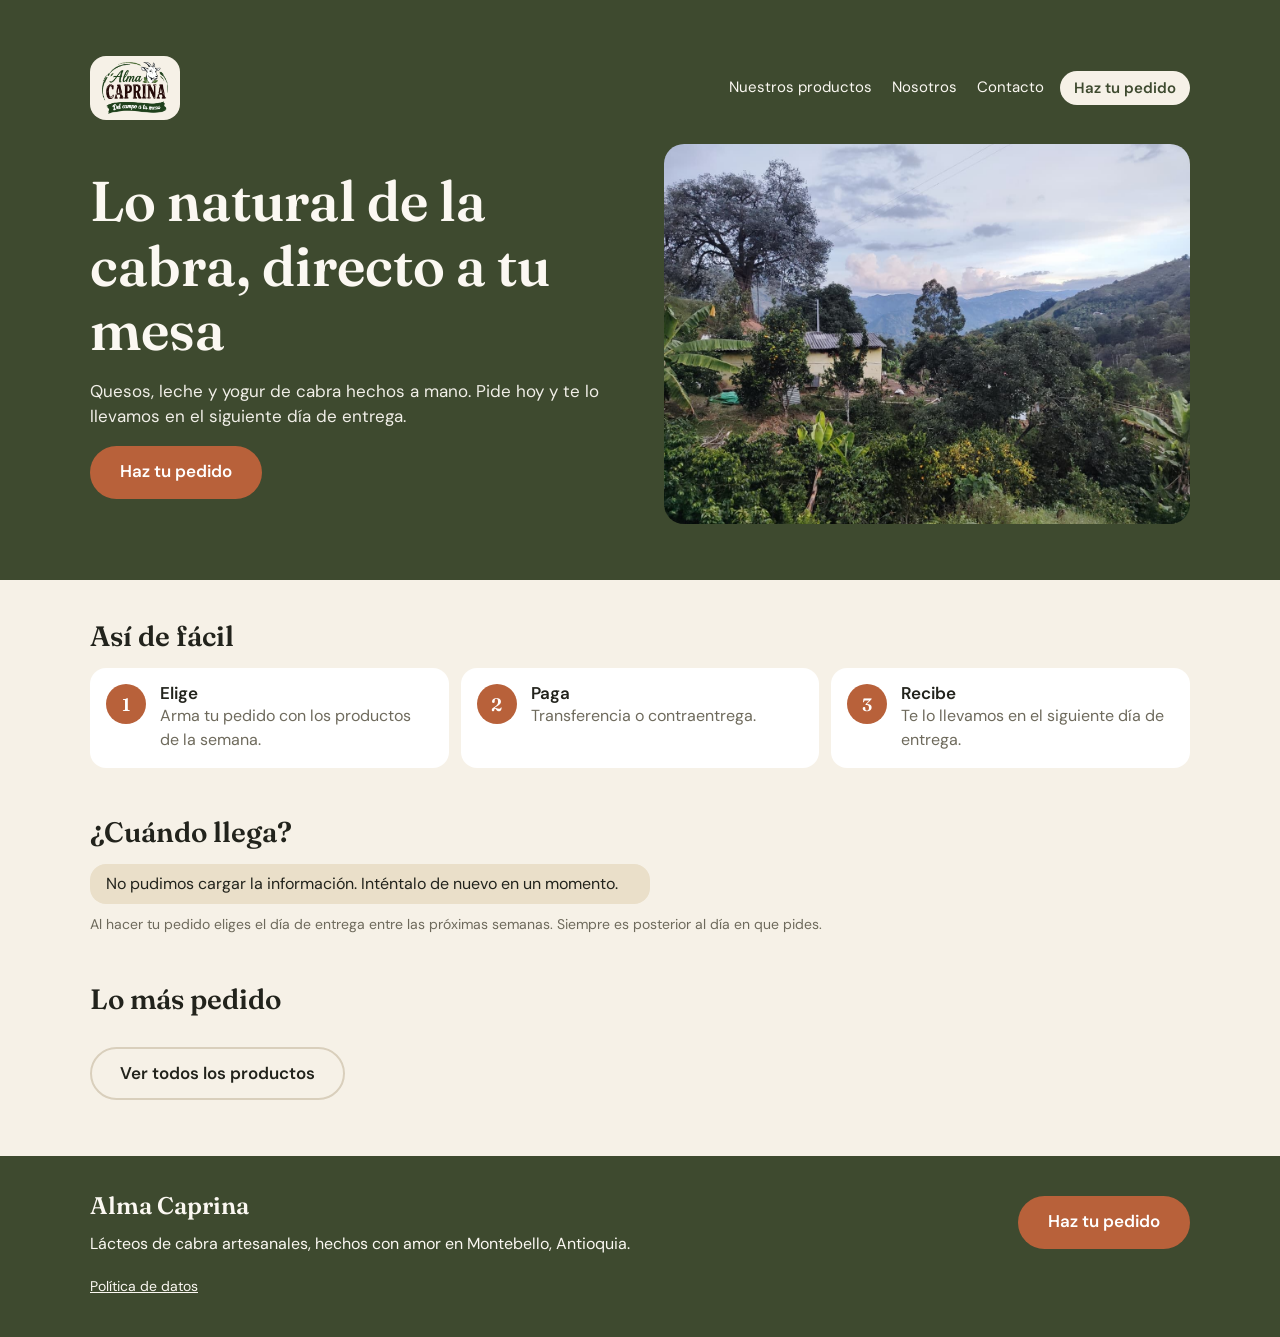
<file: index.html>
<!doctype html>
<html lang="es">
<head>
  <meta charset="utf-8">
  <meta name="viewport" content="width=device-width, initial-scale=1">
  <title>Alma Caprina · Lácteos de cabra artesanales</title>
  <meta name="description" content="Quesos, leche y yogur de cabra hechos a mano. Haz tu pedido y te lo llevamos en el siguiente día de entrega.">
  <meta name="theme-color" content="#3E4A2F">
  <link rel="icon" type="image/png" sizes="192x192" href="images/icon-192.png">
  <link rel="apple-touch-icon" href="images/apple-touch-icon.png">
  <meta property="og:type" content="website">
  <meta property="og:title" content="Alma Caprina · Lácteos de cabra artesanales">
  <meta property="og:description" content="Quesos, leche y yogur de cabra hechos a mano. Haz tu pedido en línea.">
  <meta property="og:image" content="https://almacaprina.web-pedidos.workers.dev/images/social-card.jpg">
  <link rel="preconnect" href="https://fonts.googleapis.com">
  <link rel="preconnect" href="https://fonts.gstatic.com" crossorigin>
  <link rel="stylesheet" href="https://fonts.googleapis.com/css2?family=DM+Sans:wght@400;500;600;700&family=Fraunces:opsz,wght@9..144,600;9..144,700&display=swap">
  <link rel="stylesheet" href="css/tokens.css">
  <link rel="stylesheet" href="css/base.css">
  <link rel="stylesheet" href="css/site.css">
  <link rel="stylesheet" href="css/landing.css">
</head>
<body>
  <header class="hero">
    <div class="container hero__inner">
      <nav id="siteNav"></nav>
      <div class="hero__media" role="img" aria-label="Vista de la finca de Alma Caprina entre las montañas"></div>
      <div class="hero__copy">
        <h1>Lo natural de la cabra, directo a tu mesa</h1>
        <p>Quesos, leche y yogur de cabra hechos a mano. Pide hoy y te lo llevamos en el siguiente día de entrega.</p>
        <a class="btn btn--primary btn--block hero__cta" href="order.html">Haz tu pedido</a>
      </div>
    </div>
  </header>

  <main>
    <section class="section" aria-labelledby="how-h">
      <div class="container">
        <h2 id="how-h">Así de fácil</h2>
        <ol class="steps">
          <li class="card step"><span class="step__num" aria-hidden="true">1</span><div><h3>Elige</h3><p class="muted">Arma tu pedido con los productos de la semana.</p></div></li>
          <li class="card step"><span class="step__num" aria-hidden="true">2</span><div><h3>Paga</h3><p class="muted">Transferencia o contraentrega.</p></div></li>
          <li class="card step"><span class="step__num" aria-hidden="true">3</span><div><h3>Recibe</h3><p class="muted">Te lo llevamos en el siguiente día de entrega.</p></div></li>
        </ol>
      </div>
    </section>

    <section class="section" aria-labelledby="when-h">
      <div class="container">
        <h2 id="when-h">¿Cuándo llega?</h2>
        <div class="when card--sand" id="when" aria-live="polite">
          <p class="muted">Cargando próximas entregas…</p>
        </div>
        <p class="muted when__note">Al hacer tu pedido eliges el día de entrega entre las próximas semanas. Siempre es posterior al día en que pides.</p>
      </div>
    </section>

    <section class="section" aria-labelledby="top-h">
      <div class="container">
        <h2 id="top-h">Lo más pedido</h2>
        <ul class="product-list product-list--grid" id="top-list"></ul>
        <p class="more-link"><a class="btn btn--secondary" href="products.html">Ver todos los productos</a></p>
      </div>
    </section>
  </main>

  <footer id="siteFooter"></footer>

  <!-- Cart bar: only shown when the cart has items -->
  <div class="cart-bar" id="cartBar" hidden>
    <div><span class="muted" id="cartCount"></span><strong id="cartTotal"></strong></div>
    <a class="btn btn--primary" href="order.html">Continuar</a>
  </div>

  <script type="module" src="js/landing.js"></script>
</body>
</html>
</file>
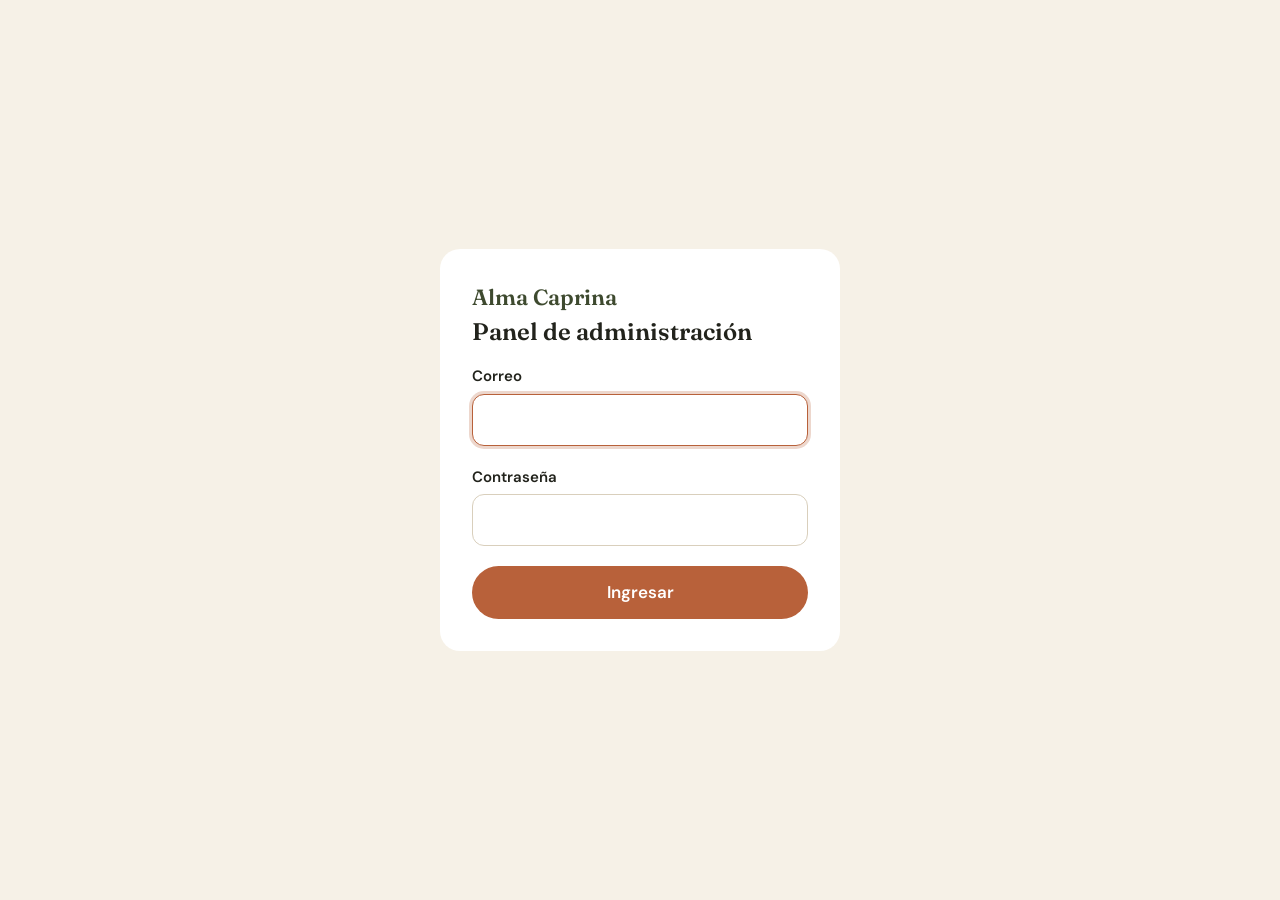
<file: admin/index.html>
<!doctype html>
<html lang="es">
<head>
  <meta charset="utf-8">
  <meta name="viewport" content="width=device-width, initial-scale=1">
  <meta name="robots" content="noindex, nofollow">
  <meta name="theme-color" content="#F6F1E7">
  <title>Panel · Alma Caprina</title>
  <link rel="icon" type="image/png" sizes="192x192" href="../images/icon-192.png">
  <link rel="preconnect" href="https://fonts.googleapis.com">
  <link rel="preconnect" href="https://fonts.gstatic.com" crossorigin>
  <link rel="stylesheet" href="https://fonts.googleapis.com/css2?family=DM+Sans:wght@400;500;600;700&family=Fraunces:opsz,wght@9..144,600;9..144,700&display=swap">
  <link rel="stylesheet" href="../css/tokens.css">
  <link rel="stylesheet" href="../css/base.css">
  <link rel="stylesheet" href="../css/admin.css">
</head>
<body>
  <div id="app"></div>
  <div id="toasts" class="toasts" role="status" aria-live="polite"></div>
  <script type="module" src="../js/admin/app.js"></script>
</body>
</html>
</file>
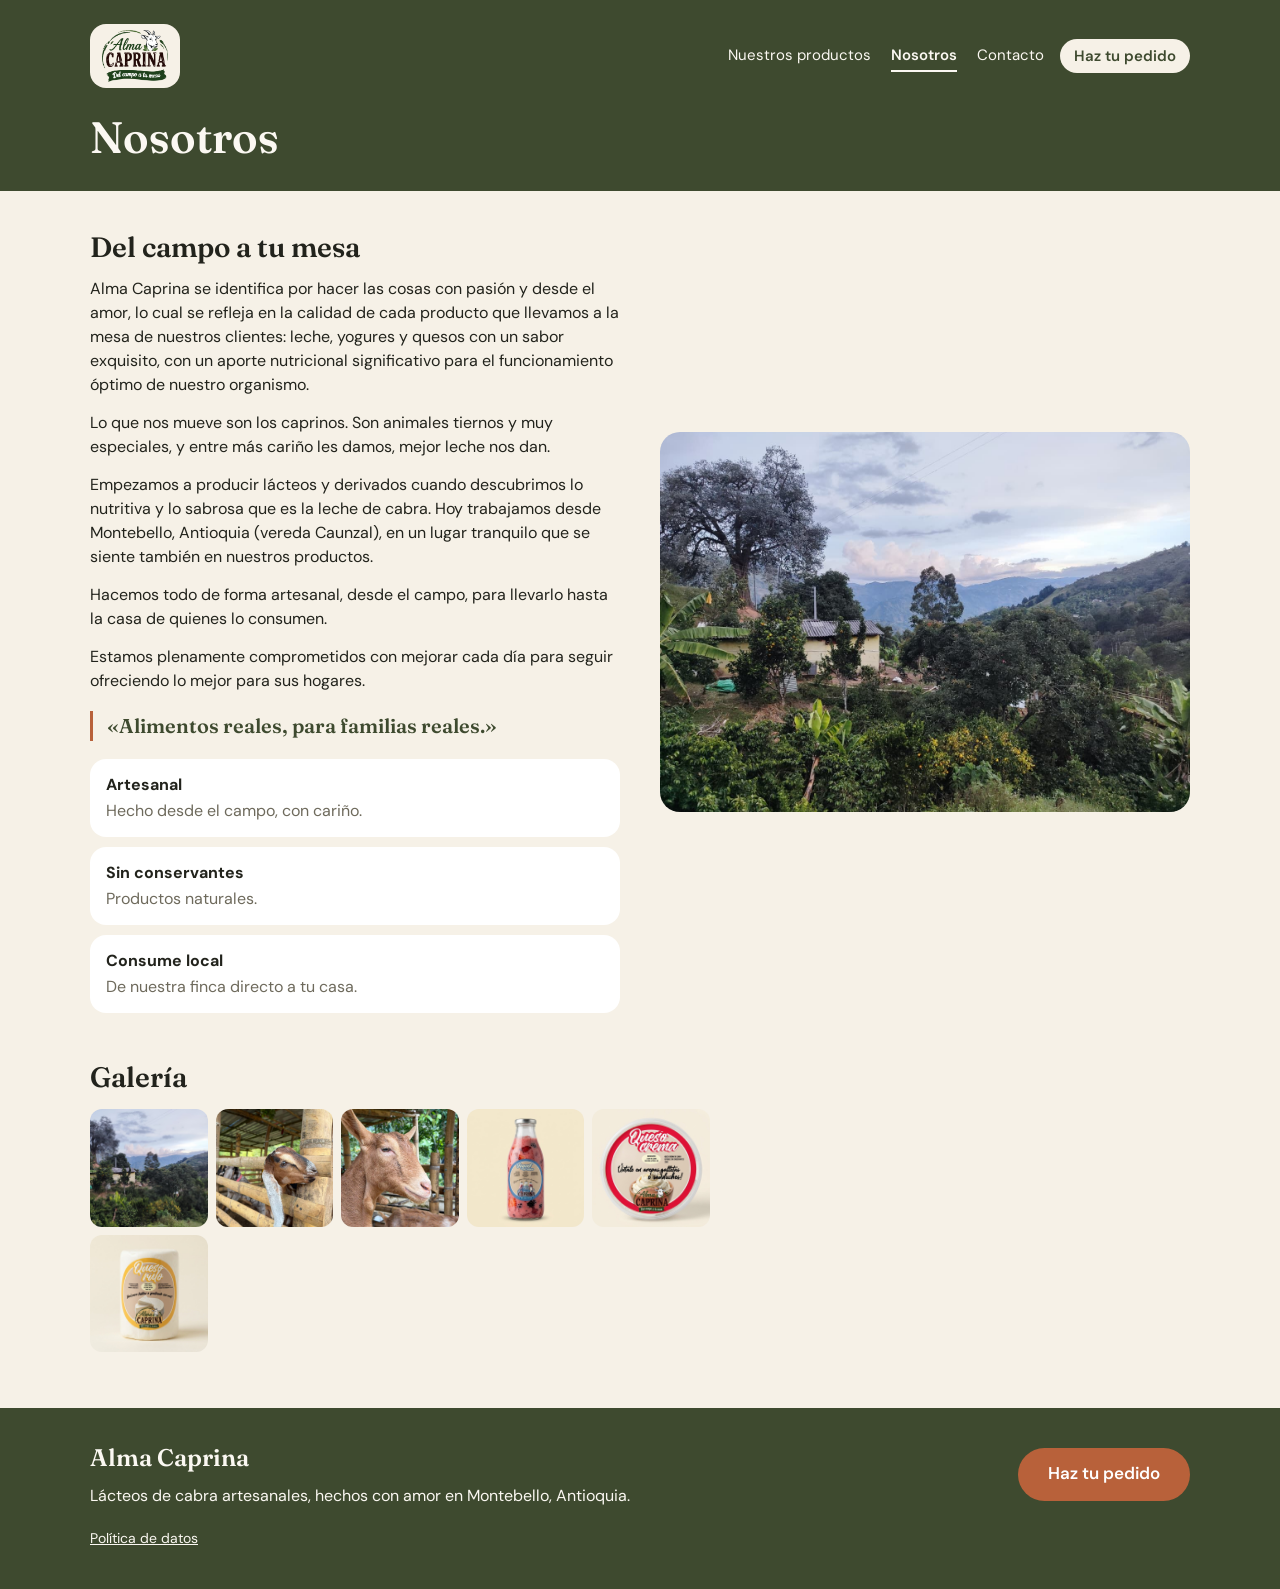
<file: about.html>
<!doctype html>
<html lang="es">
<head>
  <meta charset="utf-8">
  <meta name="viewport" content="width=device-width, initial-scale=1">
  <title>Nosotros · Alma Caprina</title>
  <meta name="description" content="Conoce Alma Caprina: una finca de cabras en las montañas de Antioquia.">
  <meta name="theme-color" content="#3E4A2F">
  <link rel="icon" type="image/png" sizes="192x192" href="images/icon-192.png">
  <link rel="apple-touch-icon" href="images/apple-touch-icon.png">
  <link rel="preconnect" href="https://fonts.googleapis.com">
  <link rel="preconnect" href="https://fonts.gstatic.com" crossorigin>
  <link rel="stylesheet" href="https://fonts.googleapis.com/css2?family=DM+Sans:wght@400;500;600;700&family=Fraunces:opsz,wght@9..144,600;9..144,700&display=swap">
  <link rel="stylesheet" href="css/tokens.css">
  <link rel="stylesheet" href="css/base.css">
  <link rel="stylesheet" href="css/site.css">
</head>
<body>
  <header class="page-head">
    <div class="container">
      <nav id="siteNav"></nav>
      <h1>Nosotros</h1>
    </div>
  </header>

  <main>
    <section class="section" aria-labelledby="about-h">
      <div class="container about">
        <div class="about__copy">
          <h2 id="about-h">Del campo a tu mesa</h2>
          <p>Alma Caprina se identifica por hacer las cosas con pasión y desde el amor, lo cual se refleja en la calidad de cada producto que llevamos a la mesa de nuestros clientes: leche, yogures y quesos con un sabor exquisito, con un aporte nutricional significativo para el funcionamiento óptimo de nuestro organismo.</p>
          <p>Lo que nos mueve son los caprinos. Son animales tiernos y muy especiales, y entre más cariño les damos, mejor leche nos dan.</p>
          <p>Empezamos a producir lácteos y derivados cuando descubrimos lo nutritiva y lo sabrosa que es la leche de cabra. Hoy trabajamos desde Montebello, Antioquia (vereda Caunzal), en un lugar tranquilo que se siente también en nuestros productos.</p>
          <p>Hacemos todo de forma artesanal, desde el campo, para llevarlo hasta la casa de quienes lo consumen.</p>
          <p>Estamos plenamente comprometidos con mejorar cada día para seguir ofreciendo lo mejor para sus hogares.</p>
          <blockquote class="about__quote">«Alimentos reales, para familias reales.»</blockquote>
          <ul class="values">
            <li class="card"><strong>Artesanal</strong><span class="muted">Hecho desde el campo, con cariño.</span></li>
            <li class="card"><strong>Sin conservantes</strong><span class="muted">Productos naturales.</span></li>
            <li class="card"><strong>Consume local</strong><span class="muted">De nuestra finca directo a tu casa.</span></li>
          </ul>
        </div>
        <img class="about__img" src="images/farm.jpg" alt="Vista de la finca de Alma Caprina entre las montañas" width="1280" height="960">
      </div>
    </section>

    <section class="section" aria-labelledby="gallery-h">
      <div class="container">
        <h2 id="gallery-h">Galería</h2>
        <div class="gallery" id="gallery">
          <button type="button" class="gallery__item" data-full="images/farm.jpg" data-alt="La finca de Alma Caprina entre las montañas" aria-label="Ampliar foto: la finca"><img src="images/farm.jpg" alt="" loading="lazy" width="120" height="120"></button>
          <button type="button" class="gallery__item" data-full="images/goat-brown.jpg" data-alt="Una de nuestras cabras asomada entre las guaduas del corral" aria-label="Ampliar foto: cabra en el corral"><img src="images/goat-brown.jpg" alt="" loading="lazy" width="120" height="120"></button>
          <button type="button" class="gallery__item" data-full="images/goat-tan.jpg" data-alt="Otra de nuestras cabras, de pelaje canela" aria-label="Ampliar foto: cabra de pelaje canela"><img src="images/goat-tan.jpg" alt="" loading="lazy" width="120" height="120"></button>
          <button type="button" class="gallery__item" data-full="images/products/yogurt-mixed-berries.jpg" data-alt="Yogur bebible de frutos rojos" aria-label="Ampliar foto: yogur de frutos rojos"><img src="images/products/yogurt-mixed-berries.jpg" alt="" loading="lazy" width="120" height="120"></button>
          <button type="button" class="gallery__item" data-full="images/products/cream-cheese.jpg" data-alt="Queso crema de cabra" aria-label="Ampliar foto: queso crema"><img src="images/products/cream-cheese.jpg" alt="" loading="lazy" width="120" height="120"></button>
          <button type="button" class="gallery__item" data-full="images/products/rulo-cheese.jpg" data-alt="Queso rulo de cabra" aria-label="Ampliar foto: queso rulo"><img src="images/products/rulo-cheese.jpg" alt="" loading="lazy" width="120" height="120"></button>
        </div>
        <p class="gallery__more" id="galleryMore" hidden><a class="btn btn--secondary" id="galleryLink" target="_blank" rel="noopener">Más fotos en Instagram</a></p>
      </div>
    </section>
  </main>

  <footer id="siteFooter"></footer>

  <script type="module" src="js/about.js"></script>
</body>
</html>
</file>
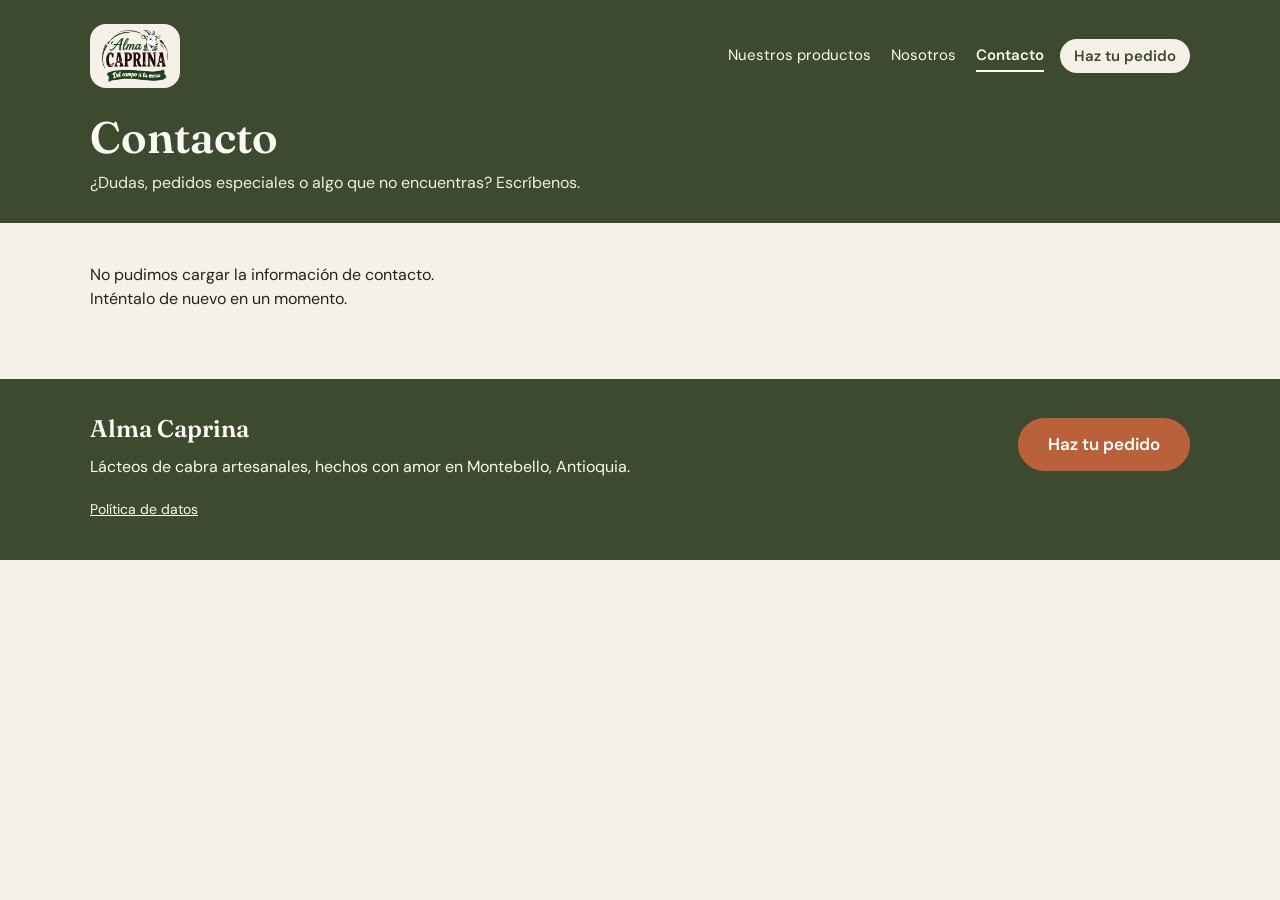
<file: contact.html>
<!doctype html>
<html lang="es">
<head>
  <meta charset="utf-8">
  <meta name="viewport" content="width=device-width, initial-scale=1">
  <title>Contacto · Alma Caprina</title>
  <meta name="description" content="Escríbenos a Alma Caprina por WhatsApp, Instagram o correo.">
  <meta name="theme-color" content="#3E4A2F">
  <link rel="icon" type="image/png" sizes="192x192" href="images/icon-192.png">
  <link rel="apple-touch-icon" href="images/apple-touch-icon.png">
  <link rel="preconnect" href="https://fonts.googleapis.com">
  <link rel="preconnect" href="https://fonts.gstatic.com" crossorigin>
  <link rel="stylesheet" href="https://fonts.googleapis.com/css2?family=DM+Sans:wght@400;500;600;700&family=Fraunces:opsz,wght@9..144,600;9..144,700&display=swap">
  <link rel="stylesheet" href="css/tokens.css">
  <link rel="stylesheet" href="css/base.css">
  <link rel="stylesheet" href="css/site.css">
</head>
<body>
  <header class="page-head">
    <div class="container">
      <nav id="siteNav"></nav>
      <h1>Contacto</h1>
      <p>¿Dudas, pedidos especiales o algo que no encuentras? Escríbenos.</p>
    </div>
  </header>

  <main class="section">
    <div class="container">
      <ul class="contact" id="contactList"><li class="muted">Cargando…</li></ul>
      <p class="muted contact__area" id="contactArea"></p>
    </div>
  </main>

  <footer id="siteFooter"></footer>

  <script type="module" src="js/contact.js"></script>
</body>
</html>
</file>
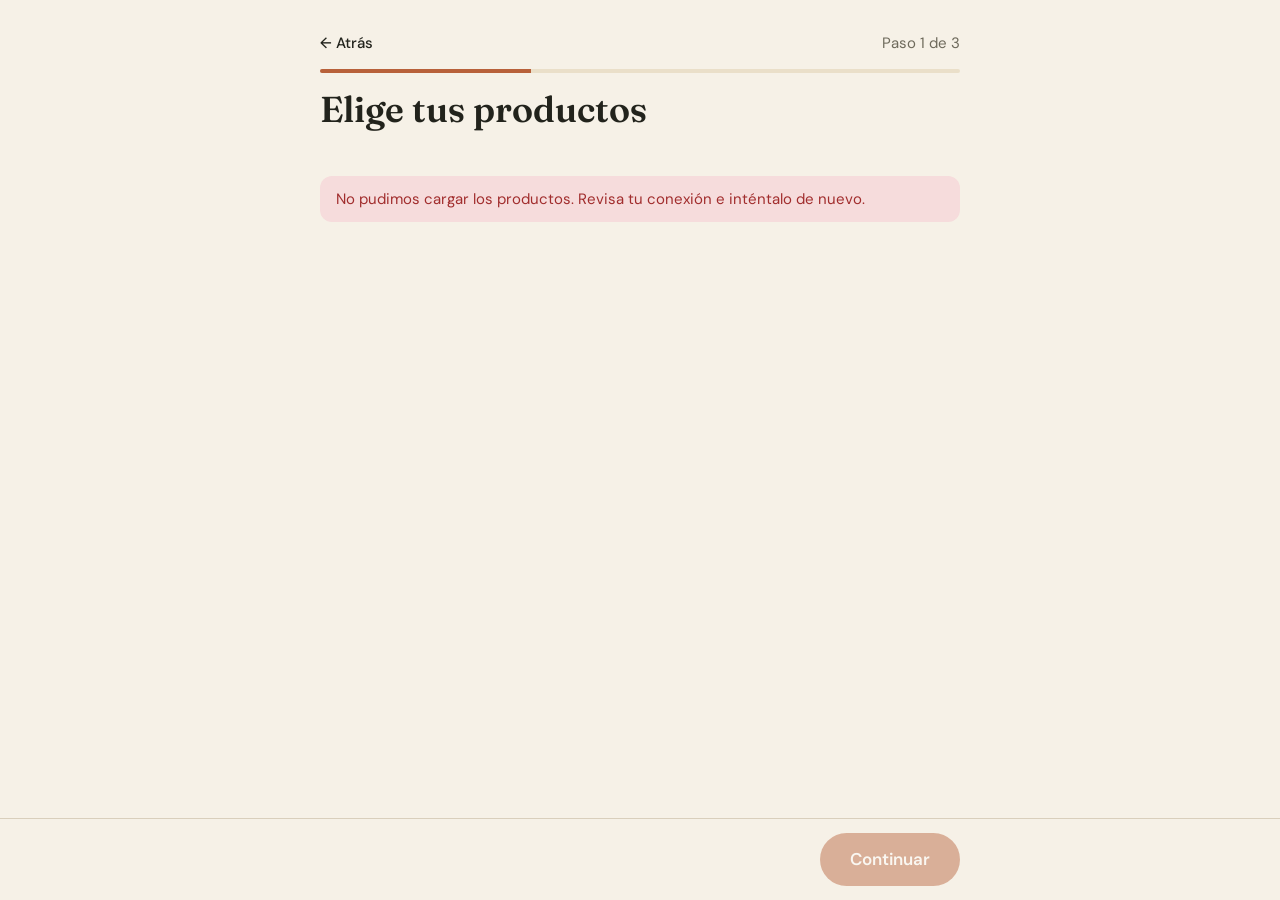
<file: order.html>
<!doctype html>
<html lang="es">
<head>
  <meta charset="utf-8">
  <meta name="viewport" content="width=device-width, initial-scale=1">
  <title>Haz tu pedido · Alma Caprina</title>
  <meta name="theme-color" content="#F6F1E7">
  <link rel="icon" type="image/png" sizes="192x192" href="images/icon-192.png">
  <link rel="apple-touch-icon" href="images/apple-touch-icon.png">
  <link rel="preconnect" href="https://fonts.googleapis.com">
  <link rel="preconnect" href="https://fonts.gstatic.com" crossorigin>
  <link rel="stylesheet" href="https://fonts.googleapis.com/css2?family=DM+Sans:wght@400;500;600;700&family=Fraunces:opsz,wght@9..144,600;9..144,700&display=swap">
  <link rel="stylesheet" href="css/tokens.css">
  <link rel="stylesheet" href="css/base.css">
  <link rel="stylesheet" href="css/order.css">
</head>
<body>
  <header class="step-header" id="stepHeader">
    <div class="container">
      <div class="step-header__row">
        <button type="button" class="back" id="backBtn">← Atrás</button>
        <span class="muted" id="stepLabel">Paso 1 de 3</span>
      </div>
      <div class="progress" id="progress" role="progressbar" aria-label="Progreso del pedido" aria-valuemin="0" aria-valuemax="3" aria-valuenow="1"><span id="progressFill"></span></div>
      <h1 id="stepTitle" tabindex="-1">Elige tus productos</h1>
    </div>
  </header>

  <main class="container flow">
    <!-- Step 1: products -->
    <section id="step-products" aria-labelledby="stepTitle">
      <div class="chips" id="chips" role="group" aria-label="Categorías"></div>
      <p class="clear-row"><button type="button" class="link-btn" id="clearBtn" hidden>Vaciar selección</button></p>
      <ul class="product-list" id="productList"></ul>
    </section>

    <!-- Step 2: contact and delivery details -->
    <section id="step-details" hidden aria-labelledby="stepTitle">
      <form id="detailsForm" novalidate>
        <div class="field">
          <label for="f-name">Nombre</label>
          <input id="f-name" name="name" autocomplete="name" required maxlength="80">
        </div>
        <div class="field">
          <label for="f-phone">Celular <span class="hint">(WhatsApp)</span></label>
          <input id="f-phone" name="phone" type="tel" inputmode="tel" autocomplete="tel" required
                 pattern="[0-9+ ]{10,16}" title="Escribe tu celular, por ejemplo 300 123 4567">
        </div>
        <div class="field">
          <label for="f-email">Correo <span class="hint">(opcional — te enviamos la confirmación)</span></label>
          <input id="f-email" name="email" type="email" autocomplete="email" maxlength="120">
        </div>
        <h2 class="form-section">¿Dónde recibes tu pedido?</h2>
        <div class="field">
          <label for="f-city">Municipio</label>
          <input id="f-city" name="city" list="cityList" autocomplete="address-level2" required maxlength="80" placeholder="Medellín, Envigado, Rionegro…">
          <datalist id="cityList">
            <option value="Medellín"><option value="Envigado"><option value="Sabaneta"><option value="Itagüí"><option value="La Estrella">
            <option value="Caldas"><option value="Bello"><option value="Copacabana"><option value="Girardota"><option value="Barbosa">
            <option value="Rionegro"><option value="El Retiro"><option value="La Ceja"><option value="Marinilla"><option value="Guarne"><option value="El Carmen de Viboral">
            <option value="Amagá"><option value="Angelópolis"><option value="Fredonia"><option value="Venecia"><option value="Titiribí"><option value="La Pintada"><option value="Santa Bárbara">
          </datalist>
        </div>
        <div class="field">
          <label for="f-neighborhood">Barrio o sector</label>
          <input id="f-neighborhood" name="neighborhood" required maxlength="80">
        </div>
        <div class="field">
          <label for="f-address">Dirección</label>
          <div class="input-action">
            <input id="f-address" name="address" autocomplete="street-address" required maxlength="140" placeholder="Carrera 70 # 44-12">
            <button type="button" class="btn btn--secondary input-action__btn" id="pinBtn" aria-label="Ubicar esta dirección en el mapa">
              <svg viewBox="0 0 24 24" width="20" height="20" aria-hidden="true" fill="none" stroke="currentColor" stroke-width="2" stroke-linecap="round" stroke-linejoin="round"><path d="M12 21s-7-6.2-7-11.5A7 7 0 0 1 19 9.5C19 14.8 12 21 12 21z"/><circle cx="12" cy="9.5" r="2.5"/></svg>
              <span>Ubicar</span>
            </button>
          </div>
        </div>
        <div class="location-card" id="locationCard" aria-live="polite">
          <p class="location-card__text" id="locationText">Marca en el mapa el punto exacto donde recibirás tu pedido. Con eso calculamos el domicilio.</p>
          <button type="button" class="btn btn--primary" id="locationBtn">Marcar en el mapa</button>
        </div>
        <div class="field">
          <label for="f-notes">Indicaciones <span class="hint">(opcional)</span></label>
          <textarea id="f-notes" name="notes" maxlength="300" placeholder="Torre, apartamento, portería, referencia…"></textarea>
        </div>
        <div class="remember">
          <label class="remember__check">
            <input type="checkbox" id="rememberMe">
            <span>Recordar mis datos en este dispositivo para el próximo pedido</span>
          </label>
          <p class="hint" id="rememberNote">Se guardan solo en este navegador, no en nuestros servidores. Puedes borrarlos cuando quieras.</p>
          <button type="button" class="link-btn" id="forgetBtn" hidden>Olvidar mis datos</button>
        </div>
        <div class="remember consent">
          <label class="remember__check">
            <input type="checkbox" id="consent" required>
            <span>Autorizo el tratamiento de mis datos personales para gestionar este pedido, según la <a href="privacy.html" target="_blank" rel="noopener">política de tratamiento de datos</a>.</span>
          </label>
        </div>
      </form>

      <!-- Map dialog: find the delivery point from the typed address, adjust it, confirm -->
      <dialog class="modal modal--map" id="mapDialog" aria-labelledby="mapDialogTitle">
        <div class="modal__inner">
          <div class="map-head">
            <h2 id="mapDialogTitle">Ubica tu entrega</h2>
            <button type="button" class="btn btn--secondary btn--sm" id="mapClose">Cerrar</button>
          </div>
          <p class="muted map-help">Este es el lugar donde recibirás el pedido, no donde estás ahora. Arrastra el pin o toca el mapa hasta tu puerta.</p>
          <p class="map-query" id="mapQuery"></p>
          <div class="geo__actions">
            <button type="button" class="btn btn--secondary" id="findBtn">Buscar mi dirección</button>
            <button type="button" class="btn btn--secondary" id="locateBtn">Usar mi ubicación actual</button>
          </div>
          <div id="map" class="map" role="application" aria-label="Mapa para marcar la ubicación de entrega"></div>
          <p class="notice" id="geoStatus" aria-live="polite">Aún no has marcado tu ubicación.</p>
          <div class="address-hint" id="addressHint" hidden aria-live="polite">
            <p id="addressHintText"></p>
            <button type="button" class="btn btn--secondary btn--sm" id="addressHintBtn" hidden>Usar esta dirección</button>
          </div>
          <div class="places" id="places" hidden>
            <p class="places__title" id="placesTitle"></p>
            <ul class="places__list" id="placeList"></ul>
          </div>
          <button type="button" class="btn btn--primary btn--block" id="mapConfirm" disabled>Confirmar ubicación</button>
        </div>
      </dialog>

      <fieldset class="delivery-pick" id="deliveryPick">
        <legend>¿Qué día quieres recibirlo?</legend>
        <div id="deliveryOptions"></div>
        <p class="muted delivery-pick__note" id="deliveryNote"></p>
      </fieldset>
    </section>

    <!-- Step 3: payment -->
    <section id="step-payment" hidden aria-labelledby="stepTitle">
      <fieldset class="pay-options">
        <legend class="sr-only">Método de pago</legend>

        <label class="pay-option" id="transferOption">
          <input type="radio" name="payment" value="transfer" checked>
          <span><strong>Transferencia</strong><small id="transferSub">Nequi · Bancolombia</small></span>
        </label>
        <div class="card pay-detail" id="transferDetail">
          <p class="pay-detail__title" id="transferTitle"></p>
          <dl class="kv" id="transferAccounts"></dl>
          <label class="proof" for="proofInput" id="proofLabel">
            <span class="proof__main" id="proofMain">＋ Adjuntar comprobante</span>
            <span class="proof__sub" id="proofSub">Foto o PDF de la transferencia</span>
          </label>
          <input type="file" id="proofInput" accept="image/*,application/pdf" class="sr-only">
        </div>

        <label class="pay-option pay-option--disabled">
          <input type="radio" name="payment" value="online" disabled>
          <span><strong>Pago en línea</strong><small>Próximamente · tarjeta, PSE o Nequi</small></span>
        </label>

        <label class="pay-option" id="cashOption">
          <input type="radio" name="payment" value="cash_on_delivery">
          <span><strong>Contraentrega</strong><small>Pagas en efectivo o transferencia al recibir</small></span>
        </label>
      </fieldset>

      <section class="card summary" aria-labelledby="sum-h">
        <h2 id="sum-h">Resumen del pedido</h2>
        <dl class="kv" id="summaryLines"></dl>
      </section>
      <p class="notice notice--error" id="submitError" role="alert" hidden></p>
    </section>

    <!-- Confirmation -->
    <section id="step-confirmation" hidden aria-labelledby="stepTitle" class="done">
      <div class="done__check" aria-hidden="true">✓</div>
      <h2 id="doneTitle" tabindex="-1">¡Pedido recibido!</h2>
      <p class="muted" id="doneSub"></p>
      <dl class="card kv done__detail" id="doneDetail"></dl>
      <p class="muted" id="doneNote">Te escribiremos por WhatsApp para confirmar la hora aproximada de entrega.</p>
      <a class="btn btn--primary btn--block" id="trackBtn" hidden>Ver el estado de mi pedido</a>
      <a class="btn btn--secondary btn--block" id="whatsBtn" hidden target="_blank" rel="noopener">Escribir por WhatsApp</a>
      <a class="btn btn--secondary btn--block" href="./">Volver al inicio</a>
    </section>
  </main>

  <div class="bottom-bar" id="bottomBar">
    <div class="bottom-bar__inner container">
      <div class="bottom-bar__total" id="barTotalWrap">
        <span class="muted" id="barCount"></span>
        <strong id="barTotal"></strong>
      </div>
      <button type="button" class="btn btn--primary" id="nextBtn">Continuar</button>
    </div>
  </div>

  <!-- Confirmation of the selected products, shown when pressing "Continuar" on step 1 -->
  <dialog class="modal" id="confirmDialog" aria-labelledby="confirmTitle">
    <form method="dialog" class="modal__inner">
      <h2 id="confirmTitle">Confirma tu selección</h2>
      <dl class="kv modal__lines" id="confirmLines"></dl>
      <div class="modal__total"><span>Total de productos</span><strong id="confirmTotal"></strong></div>
      <p class="muted modal__note">No incluye el domicilio; lo calculamos en el siguiente paso según tu ubicación.</p>
      <div class="modal__actions">
        <button type="button" class="btn btn--secondary" id="confirmBack">Seguir eligiendo</button>
        <button type="button" class="btn btn--primary" id="confirmOk">Confirmar y continuar</button>
      </div>
    </form>
  </dialog>

  <script type="module" src="js/order.js"></script>
</body>
</html>
</file>
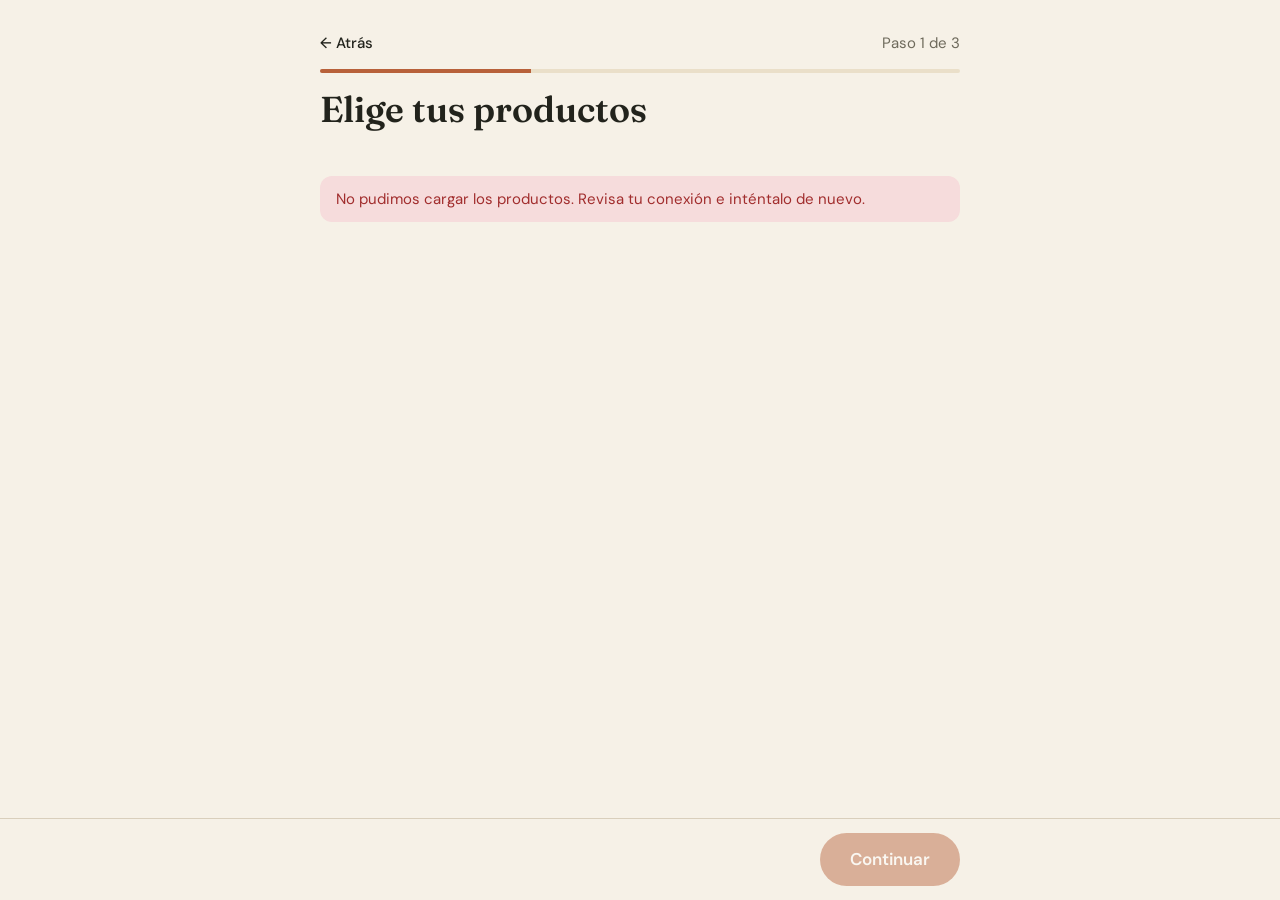
<file: pedir.html>
<!doctype html>
<html lang="es">
<head>
  <meta charset="utf-8">
  <meta name="viewport" content="width=device-width, initial-scale=1">
  <title>Haz tu pedido · Alma Caprina</title>
  <meta name="theme-color" content="#F6F1E7">
  <link rel="preconnect" href="https://fonts.googleapis.com">
  <link rel="preconnect" href="https://fonts.gstatic.com" crossorigin>
  <link rel="stylesheet" href="https://fonts.googleapis.com/css2?family=DM+Sans:wght@400;500;600;700&family=Fraunces:opsz,wght@9..144,600;9..144,700&display=swap">
  <link rel="stylesheet" href="css/tokens.css">
  <link rel="stylesheet" href="css/base.css">
  <link rel="stylesheet" href="css/order.css">
</head>
<body>
  <header class="step-header" id="stepHeader">
    <div class="container">
      <div class="step-header__row">
        <button type="button" class="back" id="backBtn">← Atrás</button>
        <span class="muted" id="stepLabel">Paso 1 de 3</span>
      </div>
      <div class="progress" id="progress" role="progressbar" aria-label="Progreso del pedido" aria-valuemin="0" aria-valuemax="3" aria-valuenow="1"><span id="progressFill"></span></div>
      <h1 id="stepTitle" tabindex="-1">Elige tus productos</h1>
    </div>
  </header>

  <main class="container flow">
    <!-- Paso 1 -->
    <section id="step-productos" aria-labelledby="stepTitle">
      <div class="chips" id="chips" role="group" aria-label="Categorías"></div>
      <ul class="product-list" id="productList"></ul>
    </section>

    <!-- Paso 2 -->
    <section id="step-datos" hidden aria-labelledby="stepTitle">
      <form id="dataForm" novalidate>
        <div class="field">
          <label for="f-name">Nombre</label>
          <input id="f-name" name="name" autocomplete="name" required maxlength="80">
        </div>
        <div class="field">
          <label for="f-phone">Celular <span class="hint">(WhatsApp)</span></label>
          <input id="f-phone" name="phone" type="tel" inputmode="tel" autocomplete="tel" required
                 pattern="[0-9+ ]{10,16}" title="Escribe tu celular, por ejemplo 300 123 4567">
        </div>
        <div class="field">
          <label for="f-email">Correo <span class="hint">(opcional — te enviamos la confirmación)</span></label>
          <input id="f-email" name="email" type="email" autocomplete="email" maxlength="120">
        </div>
        <div class="field">
          <label for="f-address">Dirección</label>
          <input id="f-address" name="address" autocomplete="street-address" required maxlength="140">
        </div>
        <div class="field">
          <label for="f-hood">Barrio o municipio</label>
          <input id="f-hood" name="neighborhood" required maxlength="80">
        </div>
        <div class="field">
          <label for="f-notes">Indicaciones <span class="hint">(opcional)</span></label>
          <textarea id="f-notes" name="notes" maxlength="300" placeholder="Torre, apartamento, portería, referencia…"></textarea>
        </div>
      </form>

      <section class="geo" aria-labelledby="geo-h">
        <h2 id="geo-h">Ubicación de entrega</h2>
        <p class="muted">Toca el mapa o arrastra el pin hasta tu casa. Con eso calculamos el domicilio.</p>
        <button type="button" class="btn btn--secondary" id="locateBtn">Usar mi ubicación</button>
        <div id="map" class="map" role="application" aria-label="Mapa para marcar la ubicación de entrega"></div>
        <p class="notice" id="geoStatus" aria-live="polite">Aún no has marcado tu ubicación.</p>
      </section>

      <div class="delivery-card" id="deliveryCard" aria-live="polite">
        <p class="eyebrow">TU PEDIDO LLEGA EL</p>
        <p class="delivery-card__date" id="deliveryDate">—</p>
        <p id="deliveryNote"></p>
      </div>
    </section>

    <!-- Paso 3 -->
    <section id="step-pago" hidden aria-labelledby="stepTitle">
      <fieldset class="pay-options">
        <legend class="sr-only">Método de pago</legend>

        <label class="pay-option">
          <input type="radio" name="payment" value="transferencia" checked>
          <span><strong>Transferencia</strong><small id="transferSub">Nequi · Bancolombia</small></span>
        </label>
        <div class="card pay-detail" id="transferDetail">
          <p class="pay-detail__title" id="transferTitle"></p>
          <dl class="kv" id="transferAccounts"></dl>
          <label class="proof" for="proofInput" id="proofLabel">
            <span class="proof__main" id="proofMain">＋ Adjuntar comprobante</span>
            <span class="proof__sub" id="proofSub">Foto o PDF de la transferencia</span>
          </label>
          <input type="file" id="proofInput" accept="image/*,application/pdf" class="sr-only">
        </div>

        <label class="pay-option pay-option--disabled">
          <input type="radio" name="payment" value="online" disabled>
          <span><strong>Pago en línea</strong><small>Próximamente · tarjeta, PSE o Nequi</small></span>
        </label>

        <label class="pay-option" id="codOption">
          <input type="radio" name="payment" value="contraentrega">
          <span><strong>Contraentrega</strong><small>Pagas en efectivo o transferencia al recibir</small></span>
        </label>
      </fieldset>

      <section class="card summary" aria-labelledby="sum-h">
        <h2 id="sum-h">Resumen del pedido</h2>
        <dl class="kv" id="summaryLines"></dl>
      </section>
      <p class="notice notice--error" id="submitError" role="alert" hidden></p>
    </section>

    <!-- Confirmación -->
    <section id="step-confirmacion" hidden aria-labelledby="stepTitle" class="done">
      <div class="done__check" aria-hidden="true">✓</div>
      <h2 id="doneTitle" tabindex="-1">¡Pedido recibido!</h2>
      <p class="muted" id="doneSub"></p>
      <dl class="card kv done__detail" id="doneDetail"></dl>
      <p class="muted" id="doneNote">Te escribiremos por WhatsApp para confirmar la hora aproximada de entrega.</p>
      <a class="btn btn--primary btn--block" id="whatsBtn" hidden target="_blank" rel="noopener">Escribir por WhatsApp</a>
      <a class="btn btn--secondary btn--block" href="./">Volver al inicio</a>
    </section>
  </main>

  <div class="bottom-bar" id="bottomBar">
    <div class="bottom-bar__inner container">
      <div class="bottom-bar__total" id="barTotalWrap">
        <span class="muted" id="barCount"></span>
        <strong id="barTotal"></strong>
      </div>
      <button type="button" class="btn btn--primary" id="nextBtn">Continuar</button>
    </div>
  </div>

  <script type="module" src="js/order.js"></script>
</body>
</html>
</file>
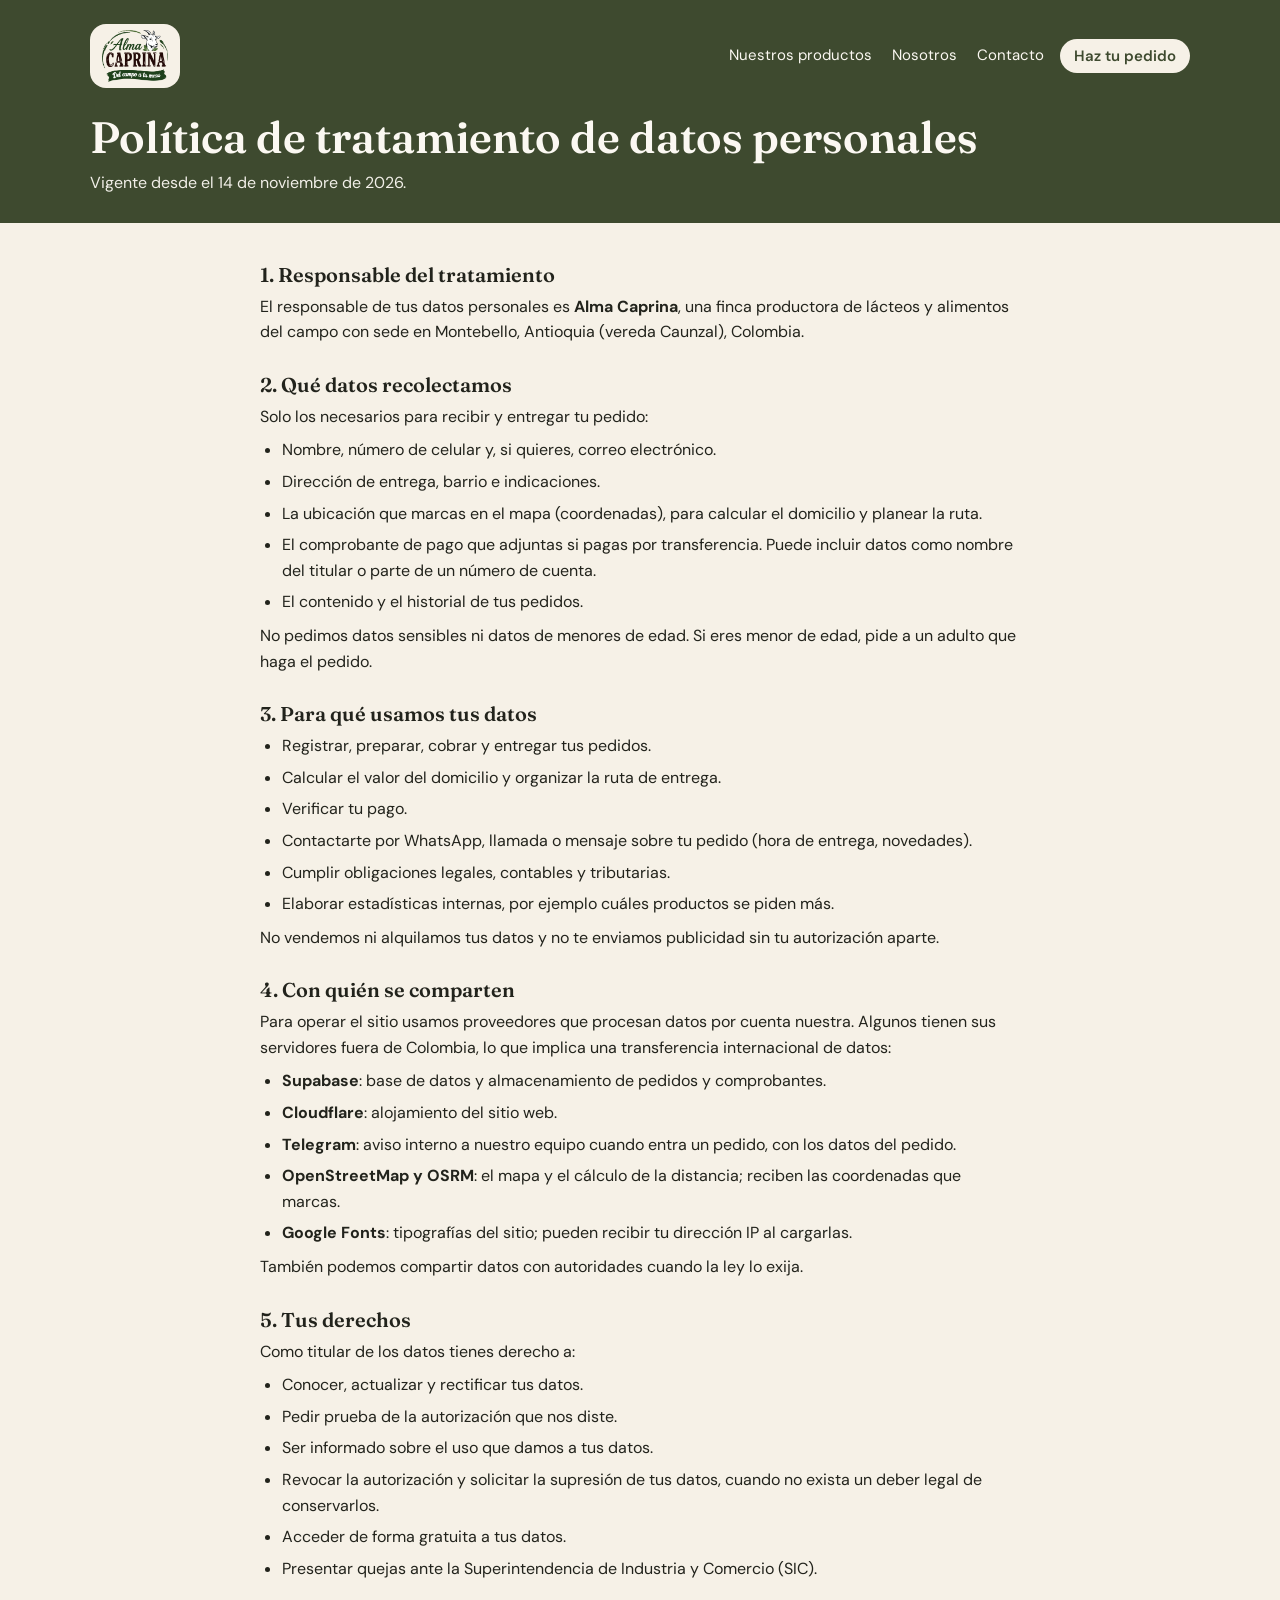
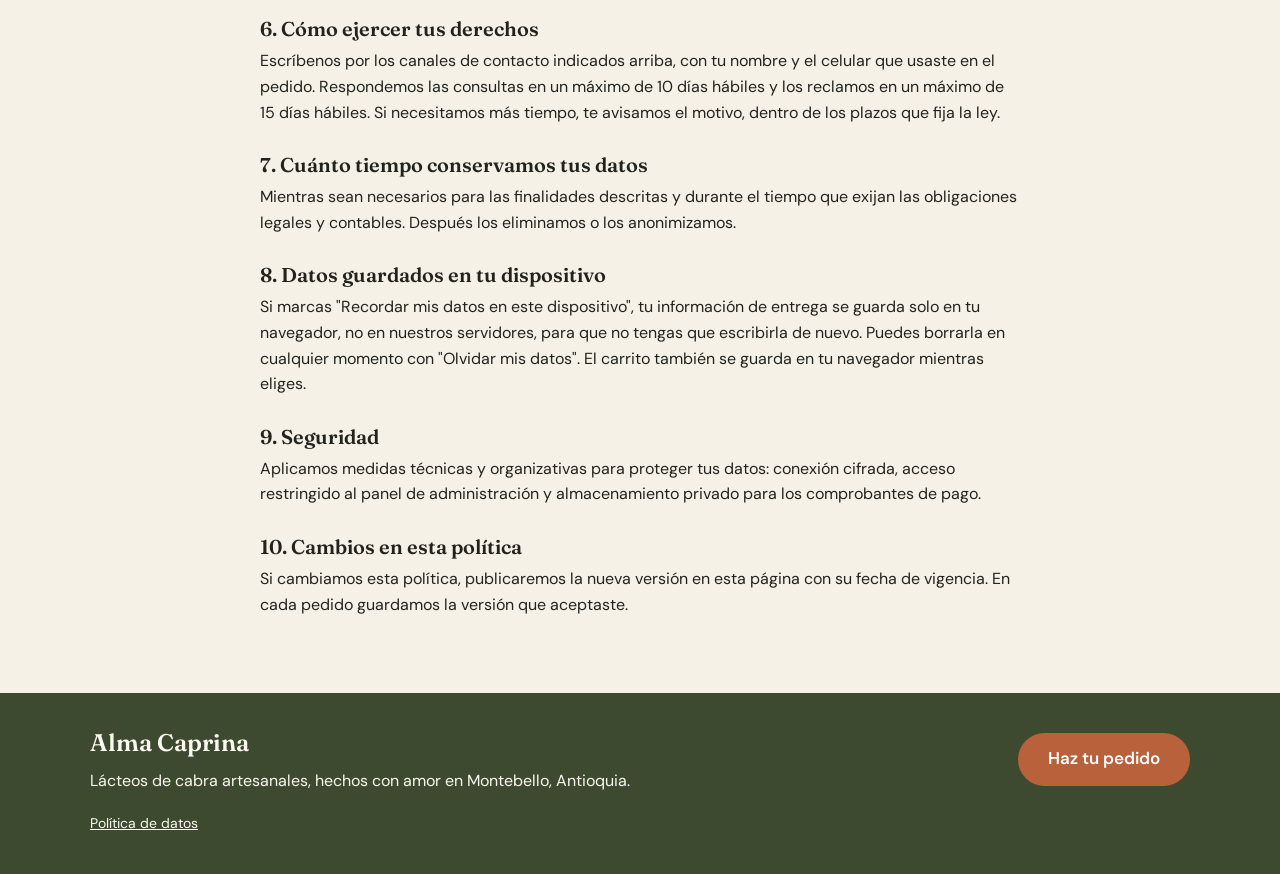
<file: privacy.html>
<!doctype html>
<html lang="es">
<head>
  <meta charset="utf-8">
  <meta name="viewport" content="width=device-width, initial-scale=1">
  <title>Política de tratamiento de datos · Alma Caprina</title>
  <meta name="description" content="Cómo Alma Caprina recolecta, usa y protege tus datos personales, y cómo ejercer tus derechos.">
  <meta name="theme-color" content="#3E4A2F">
  <link rel="icon" type="image/png" sizes="192x192" href="images/icon-192.png">
  <link rel="apple-touch-icon" href="images/apple-touch-icon.png">
  <link rel="preconnect" href="https://fonts.googleapis.com">
  <link rel="preconnect" href="https://fonts.gstatic.com" crossorigin>
  <link rel="stylesheet" href="https://fonts.googleapis.com/css2?family=DM+Sans:wght@400;500;600;700&family=Fraunces:opsz,wght@9..144,600;9..144,700&display=swap">
  <link rel="stylesheet" href="css/tokens.css">
  <link rel="stylesheet" href="css/base.css">
  <link rel="stylesheet" href="css/site.css">
</head>
<body>
  <header class="page-head">
    <div class="container">
      <nav id="siteNav"></nav>
      <h1>Política de tratamiento de datos personales</h1>
      <p>Vigente desde el <span id="policyDate"></span>.</p>
    </div>
  </header>

  <main class="section">
    <div class="container legal">
      <section>
        <h2>1. Responsable del tratamiento</h2>
        <p>El responsable de tus datos personales es <strong>Alma Caprina</strong>, una finca productora de lácteos y alimentos del campo con sede en Montebello, Antioquia (vereda Caunzal), Colombia.</p>
        <ul class="legal__contact" id="controller"></ul>
      </section>

      <section>
        <h2>2. Qué datos recolectamos</h2>
        <p>Solo los necesarios para recibir y entregar tu pedido:</p>
        <ul>
          <li>Nombre, número de celular y, si quieres, correo electrónico.</li>
          <li>Dirección de entrega, barrio e indicaciones.</li>
          <li>La ubicación que marcas en el mapa (coordenadas), para calcular el domicilio y planear la ruta.</li>
          <li>El comprobante de pago que adjuntas si pagas por transferencia. Puede incluir datos como nombre del titular o parte de un número de cuenta.</li>
          <li>El contenido y el historial de tus pedidos.</li>
        </ul>
        <p>No pedimos datos sensibles ni datos de menores de edad. Si eres menor de edad, pide a un adulto que haga el pedido.</p>
      </section>

      <section>
        <h2>3. Para qué usamos tus datos</h2>
        <ul>
          <li>Registrar, preparar, cobrar y entregar tus pedidos.</li>
          <li>Calcular el valor del domicilio y organizar la ruta de entrega.</li>
          <li>Verificar tu pago.</li>
          <li>Contactarte por WhatsApp, llamada o mensaje sobre tu pedido (hora de entrega, novedades).</li>
          <li>Cumplir obligaciones legales, contables y tributarias.</li>
          <li>Elaborar estadísticas internas, por ejemplo cuáles productos se piden más.</li>
        </ul>
        <p>No vendemos ni alquilamos tus datos y no te enviamos publicidad sin tu autorización aparte.</p>
      </section>

      <section>
        <h2>4. Con quién se comparten</h2>
        <p>Para operar el sitio usamos proveedores que procesan datos por cuenta nuestra. Algunos tienen sus servidores fuera de Colombia, lo que implica una transferencia internacional de datos:</p>
        <ul>
          <li><strong>Supabase</strong>: base de datos y almacenamiento de pedidos y comprobantes.</li>
          <li><strong>Cloudflare</strong>: alojamiento del sitio web.</li>
          <li><strong>Telegram</strong>: aviso interno a nuestro equipo cuando entra un pedido, con los datos del pedido.</li>
          <li><strong>OpenStreetMap y OSRM</strong>: el mapa y el cálculo de la distancia; reciben las coordenadas que marcas.</li>
          <li><strong>Google Fonts</strong>: tipografías del sitio; pueden recibir tu dirección IP al cargarlas.</li>
        </ul>
        <p>También podemos compartir datos con autoridades cuando la ley lo exija.</p>
      </section>

      <section>
        <h2>5. Tus derechos</h2>
        <p>Como titular de los datos tienes derecho a:</p>
        <ul>
          <li>Conocer, actualizar y rectificar tus datos.</li>
          <li>Pedir prueba de la autorización que nos diste.</li>
          <li>Ser informado sobre el uso que damos a tus datos.</li>
          <li>Revocar la autorización y solicitar la supresión de tus datos, cuando no exista un deber legal de conservarlos.</li>
          <li>Acceder de forma gratuita a tus datos.</li>
          <li>Presentar quejas ante la Superintendencia de Industria y Comercio (SIC).</li>
        </ul>
      </section>

      <section>
        <h2>6. Cómo ejercer tus derechos</h2>
        <p>Escríbenos por los canales de contacto indicados arriba, con tu nombre y el celular que usaste en el pedido. Respondemos las consultas en un máximo de 10 días hábiles y los reclamos en un máximo de 15 días hábiles. Si necesitamos más tiempo, te avisamos el motivo, dentro de los plazos que fija la ley.</p>
      </section>

      <section>
        <h2>7. Cuánto tiempo conservamos tus datos</h2>
        <p>Mientras sean necesarios para las finalidades descritas y durante el tiempo que exijan las obligaciones legales y contables. Después los eliminamos o los anonimizamos.</p>
      </section>

      <section>
        <h2>8. Datos guardados en tu dispositivo</h2>
        <p>Si marcas "Recordar mis datos en este dispositivo", tu información de entrega se guarda solo en tu navegador, no en nuestros servidores, para que no tengas que escribirla de nuevo. Puedes borrarla en cualquier momento con "Olvidar mis datos". El carrito también se guarda en tu navegador mientras eliges.</p>
      </section>

      <section>
        <h2>9. Seguridad</h2>
        <p>Aplicamos medidas técnicas y organizativas para proteger tus datos: conexión cifrada, acceso restringido al panel de administración y almacenamiento privado para los comprobantes de pago.</p>
      </section>

      <section>
        <h2>10. Cambios en esta política</h2>
        <p>Si cambiamos esta política, publicaremos la nueva versión en esta página con su fecha de vigencia. En cada pedido guardamos la versión que aceptaste.</p>
      </section>
    </div>
  </main>

  <footer id="siteFooter"></footer>

  <script type="module" src="js/privacy.js"></script>
</body>
</html>
</file>
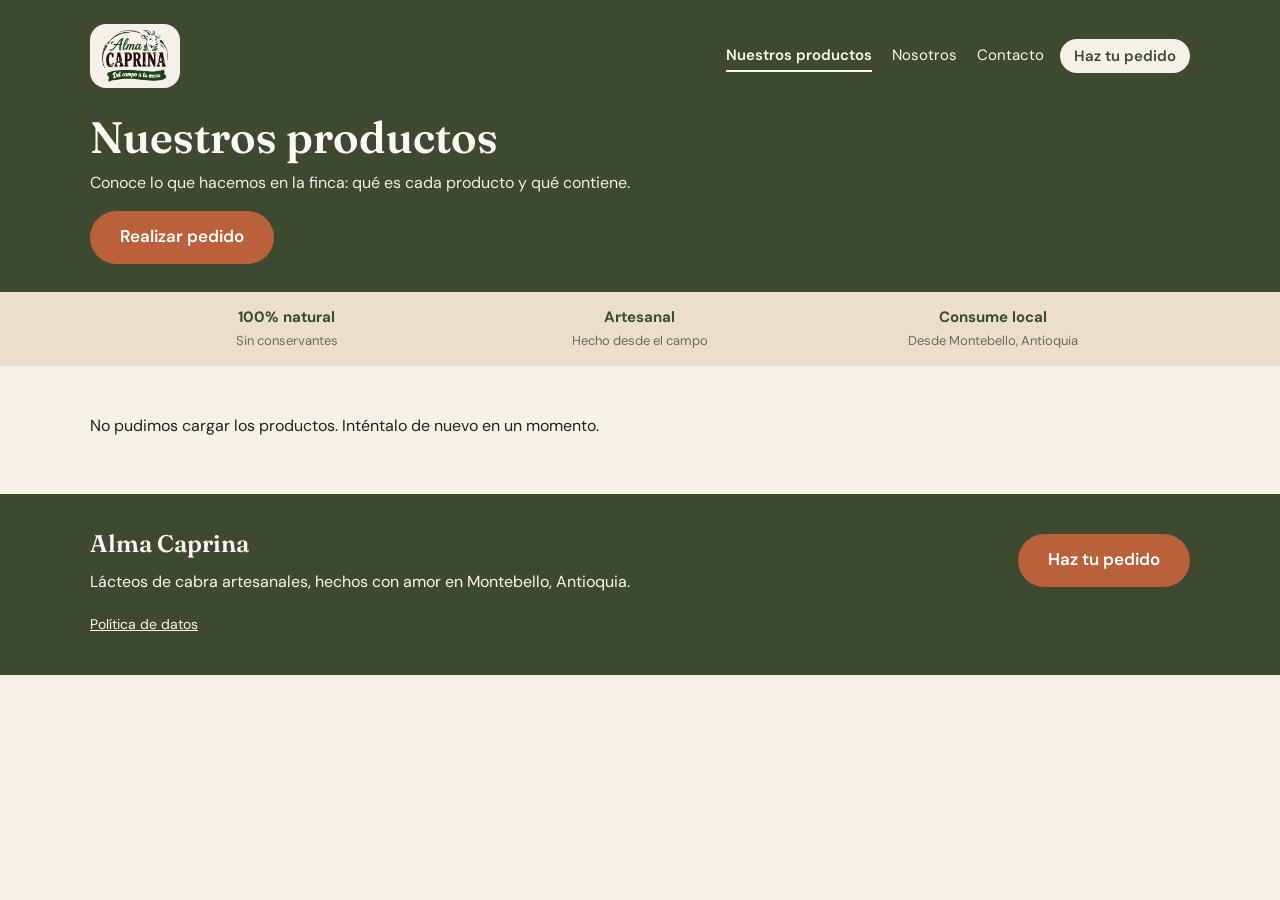
<file: products.html>
<!doctype html>
<html lang="es">
<head>
  <meta charset="utf-8">
  <meta name="viewport" content="width=device-width, initial-scale=1">
  <title>Nuestros productos · Alma Caprina</title>
  <meta name="description" content="Quesos, leche y yogur de cabra hechos a mano por Alma Caprina.">
  <meta name="theme-color" content="#3E4A2F">
  <link rel="icon" type="image/png" sizes="192x192" href="images/icon-192.png">
  <link rel="apple-touch-icon" href="images/apple-touch-icon.png">
  <link rel="preconnect" href="https://fonts.googleapis.com">
  <link rel="preconnect" href="https://fonts.gstatic.com" crossorigin>
  <link rel="stylesheet" href="https://fonts.googleapis.com/css2?family=DM+Sans:wght@400;500;600;700&family=Fraunces:opsz,wght@9..144,600;9..144,700&display=swap">
  <link rel="stylesheet" href="css/tokens.css">
  <link rel="stylesheet" href="css/base.css">
  <link rel="stylesheet" href="css/site.css">
</head>
<body>
  <header class="page-head">
    <div class="container">
      <nav id="siteNav"></nav>
      <h1>Nuestros productos</h1>
      <p>Conoce lo que hacemos en la finca: qué es cada producto y qué contiene.</p>
      <a class="btn btn--primary page-head__cta" href="order.html">Realizar pedido</a>
    </div>
  </header>

  <main>
    <section class="values-strip" aria-label="Lo que nos define">
      <ul class="container values-strip__list">
        <li><strong>100% natural</strong><span>Sin conservantes</span></li>
        <li><strong>Artesanal</strong><span>Hecho desde el campo</span></li>
        <li><strong>Consume local</strong><span>Desde Montebello, Antioquia</span></li>
      </ul>
    </section>

    <section class="section">
      <div class="container">
        <nav class="chips category-nav" id="categoryNav" aria-label="Categorías"></nav>
        <div id="catalog" aria-live="polite"><p class="muted">Cargando productos…</p></div>
      </div>
    </section>
  </main>

  <footer id="siteFooter"></footer>

  <script type="module" src="js/products.js"></script>
</body>
</html>
</file>
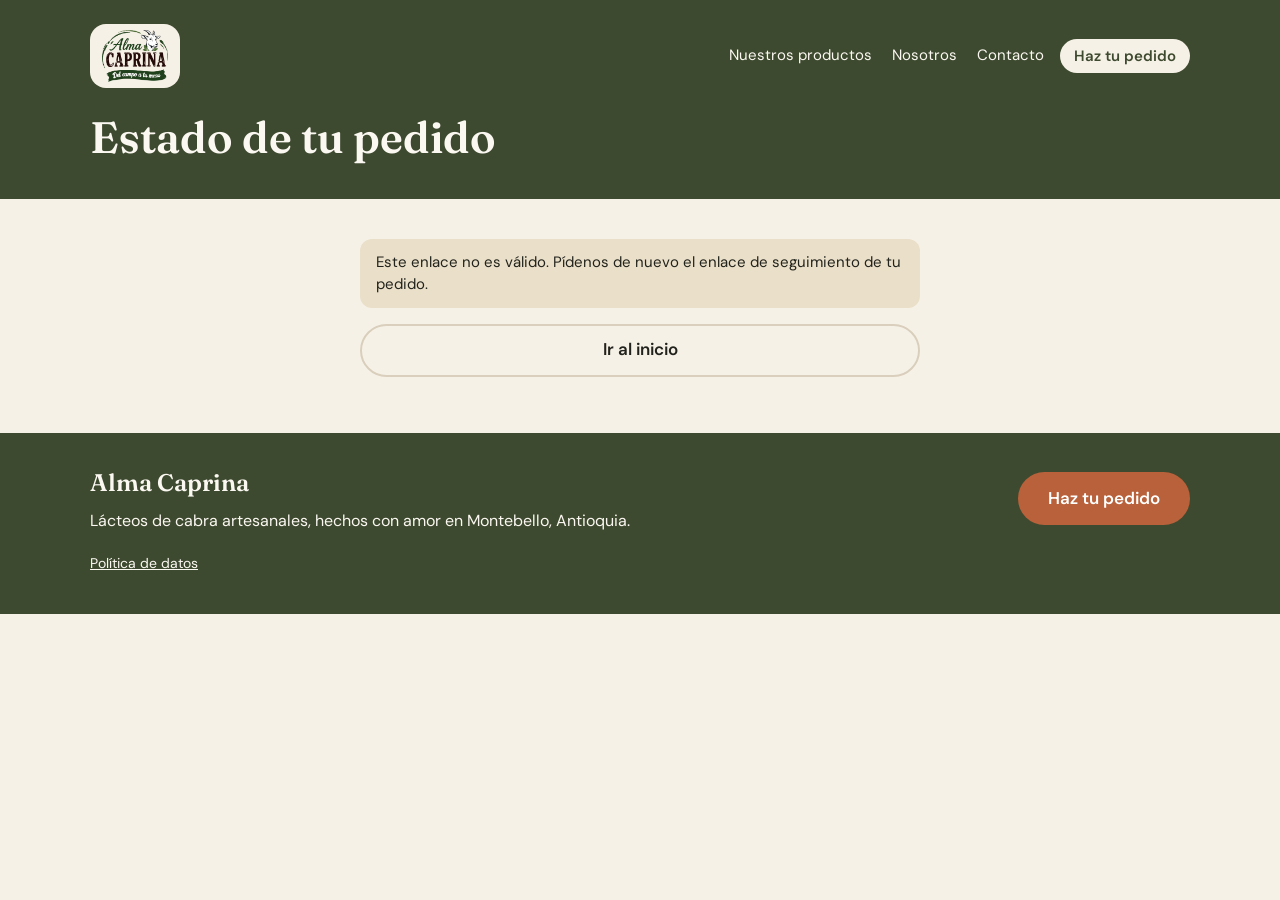
<file: track.html>
<!doctype html>
<html lang="es">
<head>
  <meta charset="utf-8">
  <meta name="viewport" content="width=device-width, initial-scale=1">
  <title>Estado de tu pedido · Alma Caprina</title>
  <meta name="robots" content="noindex">
  <meta name="theme-color" content="#3E4A2F">
  <link rel="icon" type="image/png" sizes="192x192" href="images/icon-192.png">
  <link rel="apple-touch-icon" href="images/apple-touch-icon.png">
  <link rel="preconnect" href="https://fonts.googleapis.com">
  <link rel="preconnect" href="https://fonts.gstatic.com" crossorigin>
  <link rel="stylesheet" href="https://fonts.googleapis.com/css2?family=DM+Sans:wght@400;500;600;700&family=Fraunces:opsz,wght@9..144,600;9..144,700&display=swap">
  <link rel="stylesheet" href="css/tokens.css">
  <link rel="stylesheet" href="css/base.css">
  <link rel="stylesheet" href="css/site.css">
  <link rel="stylesheet" href="css/track.css">
</head>
<body>
  <header class="page-head">
    <div class="container">
      <nav id="siteNav"></nav>
      <h1>Estado de tu pedido</h1>
      <p id="trackNumber"></p>
    </div>
  </header>

  <main class="section">
    <div class="container track" id="track" aria-live="polite">
      <p class="muted">Buscando tu pedido…</p>
    </div>
  </main>

  <footer id="siteFooter"></footer>

  <script type="module" src="js/track.js"></script>
</body>
</html>
</file>
<file: css/tokens.css>
/* Design tokens — mirror of the "Alma Caprina" variable collection in Figma */
:root {
  --bg-cream: #F6F1E7;
  --surface-white: #FFFFFF;
  --surface-sand: #EADFC9;
  --brand-olive: #3E4A2F;
  --brand-terracotta: #B8613A;
  --brand-terracotta-dark: #A5532F;
  --text-ink: #22231C;
  --text-muted: #6E6A5C;
  --text-on-dark: #FBF8F2;
  --border: #D9CFBC;
  --danger: #A12D2D;

  /* Status colors (admin panel badges) — mirror the status/* variables in Figma */
  --status-success-bg: #E3EBD3;
  --status-success-text: #3E4A2F;
  --status-warning-bg: #F6E3B8;
  --status-warning-text: #6B4D0E;
  --status-danger-bg: #F3D6D2;
  --status-danger-text: #8E2A20;
  --status-info-bg: #DCE6EA;
  --status-info-text: #2D4F5E;

  --font-display: 'Fraunces', Georgia, 'Times New Roman', serif;
  --font-body: 'DM Sans', system-ui, -apple-system, 'Segoe UI', sans-serif;

  --radius-sm: 12px;
  --radius-md: 16px;
  --radius-lg: 20px;
  --radius-pill: 999px;

  --gutter: 24px;
  --shadow-bar: 0 -1px 0 var(--border);
}
</file>
<file: css/base.css>
*, *::before, *::after { box-sizing: border-box; }

html { -webkit-text-size-adjust: 100%; scroll-behavior: smooth; }

body {
  margin: 0;
  background: var(--bg-cream);
  color: var(--text-ink);
  font: 400 16px/1.5 var(--font-body);
  -webkit-font-smoothing: antialiased;
}

h1, h2, h3 {
  margin: 0;
  font-family: var(--font-display);
  font-weight: 600;
  line-height: 1.15;
}

p { margin: 0; }
img { max-width: 100%; display: block; }
a { color: inherit; }
button, input, select, textarea { font: inherit; color: inherit; }
button { cursor: pointer; }

:focus-visible {
  outline: 3px solid var(--brand-terracotta);
  outline-offset: 2px;
}

.container { width: min(100% - 2 * var(--gutter), 1100px); margin-inline: auto; }
.muted { color: var(--text-muted); }
.sr-only {
  position: absolute; width: 1px; height: 1px; margin: -1px; padding: 0;
  overflow: hidden; clip: rect(0 0 0 0); white-space: nowrap; border: 0;
}

/* ---------- Buttons ---------- */
.btn {
  display: inline-flex; align-items: center; justify-content: center;
  min-height: 53px; padding: 0 28px;
  border: 2px solid transparent; border-radius: var(--radius-pill);
  font-weight: 600; font-size: 1.0625rem; text-decoration: none;
  transition: background-color .15s ease, border-color .15s ease;
}
.btn--primary { background: var(--brand-terracotta); color: #fff; }
.btn--primary:hover:not([disabled]) { background: var(--brand-terracotta-dark); }
.btn--dark { background: var(--brand-olive); color: var(--text-on-dark); }
.btn--secondary { background: transparent; border-color: var(--border); color: var(--text-ink); }
.btn--secondary:hover:not([disabled]) { border-color: var(--text-muted); }
.btn--block { width: 100%; }
.btn[disabled] { opacity: .45; cursor: not-allowed; }

/* ---------- Product card + stepper ---------- */
.product-list { display: grid; gap: 12px; margin: 0; padding: 0; list-style: none; }

.product-card {
  display: flex; gap: 14px; padding: 12px;
  background: var(--surface-white); border-radius: var(--radius-md);
}
.product-card__img {
  flex: none; width: 84px; height: 84px;
  background: var(--surface-sand); border-radius: var(--radius-sm);
  overflow: hidden;
}
.product-card__img img { width: 100%; height: 100%; object-fit: cover; }
.product-card__body { flex: 1; min-width: 0; display: flex; flex-direction: column; }
.product-card__name { font-size: 1.0625rem; font-weight: 600; }
.product-card__detail { font-size: .875rem; color: var(--text-muted); }
.product-card__row {
  margin-top: auto; padding-top: 6px;
  display: flex; align-items: center; justify-content: space-between; gap: 8px;
}
.price { font-weight: 700; color: var(--brand-olive); }

.stepper {
  display: inline-flex; align-items: center;
  background: var(--bg-cream); border-radius: var(--radius-pill);
}
.stepper button {
  width: 36px; height: 36px; border: 0; background: none; border-radius: 50%;
  font-size: 1.125rem; font-weight: 700; line-height: 1;
}
.stepper button:last-child { color: var(--brand-terracotta); }
.stepper button[disabled] { opacity: .35; cursor: default; }
.stepper output { min-width: 22px; text-align: center; font-weight: 600; }

/* ---------- Forms ---------- */
.field { display: grid; gap: 6px; margin-bottom: 16px; }
.field label { font-weight: 600; font-size: .9375rem; }
.field .hint { font-size: .8125rem; color: var(--text-muted); font-weight: 400; }
.field input, .field textarea {
  width: 100%; min-height: 52px; padding: 12px 16px;
  background: var(--surface-white); border: 1.5px solid var(--border);
  border-radius: var(--radius-sm);
}
.field textarea { min-height: 88px; resize: vertical; }
.field input:focus-visible, .field textarea:focus-visible {
  outline: none; border-color: var(--brand-terracotta);
  box-shadow: 0 0 0 3px rgba(184, 97, 58, .25);
}
.field input:user-invalid { border-color: var(--danger); }

.notice {
  padding: 12px 16px; border-radius: var(--radius-sm);
  background: var(--surface-sand); font-size: .9375rem;
}
.notice--error { background: #F6DCDC; color: var(--danger); }

@media (prefers-reduced-motion: reduce) {
  html { scroll-behavior: auto; }
  * { transition: none !important; }
}

/* ---------- Product group (variants such as flavors) ---------- */
.product-card--group .product-card__body { gap: 2px; }
.variants { display: grid; margin: 8px 0 0; padding: 0; list-style: none; }
.variant-row {
  display: flex; align-items: center; justify-content: space-between; gap: 8px;
  padding: 6px 0; border-top: 1px solid var(--border);
}
.variant-row__label { font-weight: 500; }
</file>
<file: css/site.css>
/* Shared by every public page except the order flow: header, footer, sections, cart bar, catalog, about, gallery, contact. */

/* ---------- Header / navigation ---------- */
.nav { display: flex; align-items: center; justify-content: space-between; flex-wrap: wrap; gap: 12px 16px; padding-top: 56px; }
.brand { font-family: var(--font-display); font-weight: 600; font-size: 1.5rem; text-decoration: none; margin: 0; }
.brand--logo { display: inline-flex; background: var(--bg-cream); border-radius: var(--radius-md); padding: 6px 12px; }
.brand--logo img { display: block; height: 52px; width: auto; }
.nav__links { display: flex; flex-wrap: wrap; gap: 4px 20px; order: 3; flex-basis: 100%; }
.nav__link { text-decoration: none; font-size: .9375rem; padding: 4px 0; border-bottom: 2px solid transparent; }
.nav__link:hover { text-decoration: underline; }
.nav__link[aria-current="page"] { border-bottom-color: currentColor; font-weight: 600; }
.nav__link--cta { order: 2; background: var(--bg-cream); color: var(--brand-olive); padding: 6px 14px; border-radius: 999px; font-weight: 600; border-bottom: 0; }

.page-head { background: var(--brand-olive); color: var(--text-on-dark); padding-bottom: 28px; }
.page-head .nav { padding-top: 24px; }
.page-head h1 { margin-top: 24px; font-size: clamp(1.875rem, 5vw, 2.75rem); font-weight: 600; }
.page-head p { margin-top: 8px; max-width: 52ch; opacity: .95; }

/* ---------- Sections ---------- */
html { scroll-behavior: smooth; }
@media (prefers-reduced-motion: reduce) { html { scroll-behavior: auto; } }
.section { padding: 40px 0 8px; }
.section h2 { font-size: 1.75rem; margin-bottom: 16px; }
.card { background: var(--surface-white); border-radius: var(--radius-md); }
.product-list--grid { margin-bottom: 8px; }

/* ---------- Catalog ---------- */
.catalog__group + .catalog__group { margin-top: 24px; }
.catalog__group h2 { font-family: var(--font-body); font-size: 1.125rem; font-weight: 700; margin-bottom: 12px; color: var(--brand-terracotta-dark); }

/* ---------- About ---------- */
.about { display: grid; gap: 20px; }
.about__copy { display: grid; gap: 14px; align-content: start; }
.about__copy h2 { margin-bottom: 0; }
.about__img { width: 100%; height: 260px; object-fit: cover; border-radius: var(--radius-lg); }
.about__quote { margin: 4px 0; padding-left: 14px; border-left: 3px solid var(--brand-terracotta); font-family: var(--font-display); font-size: 1.25rem; font-weight: 600; color: var(--brand-olive); }
.values { list-style: none; margin: 0; padding: 0; display: grid; gap: 10px; }
.values li { padding: 14px 16px; display: grid; gap: 2px; }

/* ---------- Gallery: small thumbnails that open in a viewer ---------- */
.gallery { display: grid; grid-template-columns: repeat(auto-fill, minmax(92px, 1fr)); gap: 8px; max-width: 620px; }
.gallery__item { padding: 0; border: 0; background: var(--surface-sand); border-radius: var(--radius-sm, 10px); overflow: hidden; cursor: zoom-in; aspect-ratio: 1; }
.gallery__item img { display: block; width: 100%; height: 100%; object-fit: cover; transition: transform .2s; }
.gallery__item:hover img, .gallery__item:focus-visible img { transform: scale(1.05); }
.gallery__more { margin-top: 16px; }

.viewer { width: 100%; max-width: 100%; height: 100%; max-height: 100%; margin: 0; padding: 0; border: 0; background: rgba(20, 22, 15, .92); color: #fff; }
.viewer::backdrop { background: rgba(20, 22, 15, .92); }
.viewer__inner { height: 100%; display: grid; grid-template-rows: auto minmax(0, 1fr) auto; padding: 12px; gap: 8px; }
.viewer__bar { display: flex; justify-content: space-between; align-items: center; }
.viewer__count { font-size: .875rem; opacity: .8; }
.viewer__stage { position: relative; min-height: 0; display: grid; place-items: center; }
.viewer__img { max-width: 100%; max-height: calc(100vh - 130px); max-height: calc(100dvh - 130px); object-fit: contain; border-radius: 8px; }
.viewer__caption { text-align: center; font-size: .9375rem; min-height: 1.4em; opacity: .9; }
.viewer__btn { background: rgba(255, 255, 255, .14); color: #fff; border: 0; border-radius: 999px; min-width: 44px; height: 44px; font: inherit; font-size: 1.25rem; cursor: pointer; padding: 0 14px; }
.viewer__btn:hover { background: rgba(255, 255, 255, .28); }
.viewer__nav { position: absolute; top: 50%; transform: translateY(-50%); }
.viewer__nav--prev { left: 4px; }
.viewer__nav--next { right: 4px; }

/* ---------- Contact ---------- */
.contact { list-style: none; margin: 0; padding: 0; display: grid; gap: 10px; }
.contact a { display: flex; flex-direction: column; gap: 2px; padding: 14px 16px; text-decoration: none; background: var(--surface-white); border-radius: var(--radius-md); }
.contact a strong { color: var(--brand-olive); }
.contact__area { margin-top: 12px; }

/* ---------- Footer ---------- */
.footer { margin-top: 48px; background: var(--brand-olive); color: var(--text-on-dark); padding: 32px 0 40px; }
.footer__inner { display: grid; gap: 20px; }
.footer .brand { font-size: 1.5rem; }
.footer__tag { margin-top: 8px; }
.footer__links { font-size: .875rem; display: flex; flex-wrap: wrap; gap: 6px 16px; }

/* ---------- Cart bar ---------- */
.cart-bar {
  position: sticky; bottom: 0; z-index: 5;
  display: flex; align-items: center; justify-content: space-between; gap: 16px;
  padding: 14px var(--gutter); background: var(--bg-cream); box-shadow: var(--shadow-bar);
}
.cart-bar[hidden] { display: none; }
.cart-bar span { display: block; font-size: .875rem; }
.cart-bar strong { font-size: 1.375rem; color: var(--brand-olive); }

/* ---------- Tablet / desktop ---------- */
@media (min-width: 768px) {
  .nav { flex-wrap: nowrap; }
  .nav__links { order: 2; flex-basis: auto; margin-left: auto; }
  .nav__link--cta { order: 3; }
  .product-list--grid, .catalog__group .product-list { grid-template-columns: repeat(2, 1fr); }
  .about { grid-template-columns: 1fr 1fr; align-items: center; column-gap: 40px; }
  .about__img { height: 380px; }
  .gallery { grid-template-columns: repeat(auto-fill, minmax(104px, 1fr)); }
  .viewer__inner { padding: 20px 28px; }
  .contact { grid-template-columns: repeat(3, 1fr); }
  .footer__inner { grid-template-columns: 1fr auto; align-items: center; }
  .footer__links { grid-column: 1 / -1; }
  .cart-bar { padding-inline: max(var(--gutter), calc((100% - 1100px) / 2)); }
}

/* ---------- "Nuestros productos": read-only cards ---------- */
.page-head__cta { margin-top: 16px; }
.product-card--info .product-card__description { margin: 4px 0 6px; font-size: .9375rem; }
.flavors { list-style: none; margin: 6px 0; padding: 0; display: flex; flex-wrap: wrap; gap: 6px; }
.flavors li { background: var(--surface-sand); border-radius: 999px; padding: 3px 10px; font-size: .8125rem; }
.nutrition { margin-top: 10px; font-size: .875rem; }
.nutrition summary { cursor: pointer; font-weight: 600; color: var(--brand-olive); }
.nutrition__list { display: grid; grid-template-columns: 1fr auto; gap: 4px 16px; margin: 8px 0 0; }
.nutrition__list dt { color: var(--text-muted); }
.nutrition__list dd { margin: 0; text-align: right; font-weight: 500; }
.nutrition__list .nutrition__note { grid-column: 1 / -1; text-align: left; font-weight: 400; color: var(--text-muted); }

/* ---------- Legal text ---------- */
.legal { max-width: 760px; display: grid; gap: 8px; }
.legal section { margin-bottom: 20px; }
.legal h2 { font-size: 1.25rem; margin-bottom: 8px; }
.legal p, .legal li { line-height: 1.6; }
.legal ul { margin: 8px 0; padding-left: 22px; display: grid; gap: 6px; }
.legal__contact { list-style: none; padding-left: 0 !important; }
.legal__contact:empty { display: none; }

/* ---------- "Nuestros productos": informative layout ---------- */
.values-strip { background: var(--surface-sand); }
.values-strip__list { list-style: none; margin: 0 auto; padding: 14px var(--gutter); display: grid; grid-template-columns: repeat(3, 1fr); gap: 8px; text-align: center; }
.values-strip__list strong { display: block; font-size: .9375rem; color: var(--brand-olive); }
.values-strip__list span { font-size: .8125rem; color: var(--text-muted); }

.category-nav { display: flex; flex-wrap: wrap; gap: 8px; margin: 0 0 8px; }
.category-nav .chip { text-decoration: none; padding: 8px 16px; border-radius: 999px; background: var(--surface-white); font-weight: 600; font-size: .9375rem; color: var(--brand-olive); border: 1px solid var(--border); }
.category-nav .chip:hover, .category-nav .chip:focus-visible { border-color: var(--brand-olive); }
.catalog__group { scroll-margin-top: 16px; }

.info-grid { list-style: none; margin: 0; padding: 0; display: grid; gap: 16px; grid-template-columns: 1fr; }
.info-card { background: var(--surface-white); border-radius: var(--radius-lg); overflow: hidden; display: flex; flex-direction: column; }
.info-card__img { aspect-ratio: 4 / 3; background: var(--surface-sand); }
.info-card__img img { width: 100%; height: 100%; object-fit: cover; display: block; }
.info-card__body { padding: 16px 18px 18px; display: grid; gap: 8px; align-content: start; }
.info-card__name { font-size: 1.25rem; font-weight: 600; margin: 0; }
.info-card__pill { margin: 0; justify-self: start; background: var(--surface-sand); color: var(--brand-olive); font-size: .8125rem; font-weight: 600; padding: 3px 10px; border-radius: 999px; }
.info-card__text { margin: 0; line-height: 1.5; }
.info-card__label { margin: 4px 0 0; font-size: .8125rem; font-weight: 700; text-transform: uppercase; letter-spacing: .04em; color: var(--text-muted); }

@media (min-width: 640px) { .info-grid { grid-template-columns: repeat(2, 1fr); } }
@media (min-width: 1000px) { .info-grid { grid-template-columns: repeat(3, 1fr); } }

/* "Ver más" on the product cards */
.more { margin-top: 6px; font-size: .9375rem; }
.more summary { cursor: pointer; font-weight: 600; color: var(--brand-olive); }
.more__content { display: grid; gap: 8px; margin-top: 10px; }
.more__row { margin: 0; line-height: 1.5; }
.more__row--title { font-weight: 700; margin-top: 4px; }
.more .nutrition__list { margin-top: 0; }
</file>
<file: css/landing.css>
/* Home page only: hero, "how it works" and "when does it arrive". Shared styles live in site.css. */

/* ---------- Hero ---------- */
.hero { background: var(--brand-olive); color: var(--text-on-dark); padding-bottom: 32px; }
.hero__inner { display: grid; gap: 24px; }

.hero__media {
  height: 220px; border-radius: var(--radius-lg);
  background: var(--surface-sand) url('../images/farm.jpg') center / cover no-repeat;
}
.hero__copy { display: grid; gap: 16px; }
.hero h1 { font-size: clamp(2.125rem, 6vw, 3.5rem); font-weight: 600; }
.hero p { font-size: 1.0625rem; max-width: 46ch; opacity: .95; }

.steps { display: grid; gap: 12px; margin: 0; padding: 0; list-style: none; }
.step { display: flex; align-items: center; gap: 14px; padding: 16px; }
.step h3 { font-family: var(--font-body); font-weight: 600; font-size: 1.0625rem; }
.step__num {
  flex: none; display: grid; place-items: center; width: 40px; height: 40px;
  background: var(--brand-terracotta); color: #fff; border-radius: 50%;
  font-family: var(--font-display); font-weight: 600; font-size: 1.125rem;
}

.when { padding: 8px 16px; border-radius: var(--radius-md); background: var(--surface-sand); }
.when__row { display: flex; justify-content: space-between; gap: 12px; padding: 12px 0; }
.when__row + .when__row { border-top: 1px solid var(--border); }
.when__day { font-weight: 700; color: var(--brand-terracotta-dark); }
.when__note { margin-top: 10px; font-size: .875rem; }

.more-link { margin-top: 16px; }

@media (min-width: 768px) {
  .hero { padding-bottom: 56px; }
  .hero__inner { grid-template-columns: 1fr 1fr; align-items: center; column-gap: 48px; }
  .hero .nav { grid-column: 1 / -1; }
  .hero__media { grid-column: 2; grid-row: 2; height: 380px; }
  .hero__copy { grid-column: 1; grid-row: 2; }
  .hero__cta { width: auto; justify-self: start; }

  .steps { grid-template-columns: repeat(3, 1fr); }
  .step { align-items: flex-start; }
  .when { max-width: 560px; }
}
</file>
<file: css/admin.css>
/* ---------- Login ---------- */
.login { min-height: 100vh; display: grid; place-items: center; padding: 24px; }
.login__card { width: min(100%, 400px); display: grid; gap: 4px; padding: 32px; background: var(--surface-white); border-radius: var(--radius-lg); }
.login__card h1 { font-size: 1.5rem; margin-bottom: 16px; }
.brand { font-family: var(--font-display); font-weight: 600; font-size: 1.375rem; color: var(--brand-olive); margin: 0; }
.login__card .notice { margin-bottom: 12px; }

/* ---------- Shell ---------- */
.shell { display: grid; grid-template-columns: 264px 1fr; min-height: 100vh; }
.sidebar {
  position: sticky; top: 0; height: 100vh; display: flex; flex-direction: column; gap: 6px; padding: 20px;
  background: var(--surface-white); border-right: 1px solid var(--border);
}
.sidebar__brand { margin-bottom: 18px; }
.sidebar__brand .muted { font-size: .75rem; }
.sidebar__nav { display: grid; gap: 6px; }
.sidebar__foot { margin-top: auto; display: grid; gap: 6px; }
.sidebar__email { font-size: .75rem; padding: 0 14px; overflow: hidden; text-overflow: ellipsis; }
.nav-item {
  display: block; width: 100%; padding: 11px 14px; border: 0; border-radius: var(--radius-sm); background: none;
  color: var(--brand-olive); font-weight: 500; font-size: .9375rem; text-align: left; text-decoration: none;
}
.nav-item:hover { background: var(--bg-cream); }
.nav-item[aria-current="page"] { background: var(--brand-olive); color: var(--text-on-dark); font-weight: 600; }
.view { padding: 32px; min-width: 0; }
.view:focus { outline: none; }
.view > h1, .view-head h1 { font-size: 2rem; color: var(--brand-olive); }
.view-head { display: flex; align-items: center; gap: 12px; flex-wrap: wrap; margin-bottom: 24px; }
.view-head h1 { flex: 1; min-width: 0; }

/* ---------- Buttons (compact) ---------- */
.btn--sm { min-height: 40px; padding: 0 18px; font-size: .875rem; }
.btn--danger { background: transparent; border-color: var(--status-danger-text); color: var(--status-danger-text); }
.btn--danger:hover:not([disabled]) { background: var(--status-danger-bg); }
.btn--ghost { background: none; border: 0; min-height: 0; padding: 4px 8px; color: var(--brand-terracotta-dark); font-weight: 600; }
.btn--ghost:hover { text-decoration: underline; }

/* ---------- Badges ---------- */
.badge { display: inline-block; padding: 4px 10px; border-radius: var(--radius-pill); font-size: .75rem; font-weight: 600; white-space: nowrap; }
.badge--neutral { background: var(--surface-sand); color: var(--text-muted); }
.badge--info { background: var(--status-info-bg); color: var(--status-info-text); }
.badge--warning { background: var(--status-warning-bg); color: var(--status-warning-text); }
.badge--success { background: var(--status-success-bg); color: var(--status-success-text); }
.badge--danger { background: var(--status-danger-bg); color: var(--status-danger-text); }

/* ---------- Stats ---------- */
.stats { display: grid; grid-template-columns: repeat(auto-fit, minmax(170px, 1fr)); gap: 16px; margin-bottom: 24px; }
.stat { background: var(--surface-white); border-radius: var(--radius-md); padding: 18px 20px; display: grid; gap: 2px; }
.stat__label { font-size: .8125rem; font-weight: 500; color: var(--text-muted); }
.stat__value { font-family: var(--font-display); font-weight: 600; font-size: 1.75rem; color: var(--brand-olive); line-height: 1.2; }
.stat__sub { font-size: .75rem; color: var(--text-muted); }

/* ---------- Toolbar / day tabs ---------- */
.toolbar { display: flex; align-items: center; gap: 8px; flex-wrap: wrap; margin-bottom: 16px; }
.toolbar__spacer { flex: 1; }
.day-chip {
  min-width: 64px; min-height: 44px; padding: 0 14px; border-radius: var(--radius-sm);
  border: 1.5px solid var(--border); background: var(--surface-white); font-weight: 600; font-size: .875rem;
}
.day-chip[aria-pressed="true"] { background: var(--brand-olive); border-color: var(--brand-olive); color: var(--text-on-dark); }
.search { min-width: 240px; min-height: 44px; padding: 0 14px; border: 1.5px solid var(--border); border-radius: var(--radius-sm); background: var(--surface-white); }

/* ---------- Tables ---------- */
.card { background: var(--surface-white); border-radius: var(--radius-md); }
.table-card { overflow-x: auto; }
table.table { width: 100%; border-collapse: collapse; font-size: .875rem; }
.table th { padding: 12px 14px; text-align: left; font-size: .6875rem; font-weight: 600; letter-spacing: .06em; text-transform: uppercase; color: var(--text-muted); white-space: nowrap; }
.table td { padding: 12px 14px; border-top: 1px solid var(--border); vertical-align: middle; }
.table tbody tr[data-id] { cursor: pointer; }
.table tbody tr[data-id]:hover, .table tbody tr[aria-selected="true"] { background: var(--bg-cream); }
.table .num { font-weight: 600; color: var(--brand-olive); }
.table .money { font-weight: 600; white-space: nowrap; }
.link-btn { background: none; border: 0; padding: 0; font: inherit; font-weight: 600; color: var(--brand-olive); text-decoration: underline; text-underline-offset: 3px; }
.empty-row td { text-align: center; color: var(--text-muted); padding: 32px; }

/* ---------- Orders: list + detail ---------- */
.orders { display: grid; gap: 24px; grid-template-columns: minmax(0, 1fr); }
.detail { background: var(--surface-white); border-radius: var(--radius-md); padding: 24px; display: grid; gap: 18px; align-content: start; }
.detail__close { display: none; justify-self: end; }
.detail h2 { font-size: 1.5rem; color: var(--brand-olive); flex: 1; }
.detail__head { display: flex; align-items: center; gap: 10px; }
.detail section { display: grid; gap: 6px; }
.detail h3 { font-family: var(--font-body); font-size: .6875rem; font-weight: 600; letter-spacing: .06em; text-transform: uppercase; color: var(--text-muted); }
.detail__empty { text-align: center; padding: 40px 12px; color: var(--text-muted); }
.lines { display: grid; gap: 6px; margin: 0; }
.lines > div { display: flex; justify-content: space-between; gap: 12px; }
.lines dd { margin: 0; font-weight: 500; }
.lines .total { border-top: 1px solid var(--border); padding-top: 8px; font-weight: 700; }
.lines .total dd { color: var(--brand-olive); font-weight: 700; }
.proof { display: grid; place-items: center; min-height: 140px; background: var(--surface-sand); border-radius: var(--radius-sm); overflow: hidden; color: var(--text-muted); font-size: .8125rem; }
.proof img { width: 100%; max-height: 320px; object-fit: contain; background: var(--surface-white); }
.row-actions { display: flex; gap: 10px; flex-wrap: wrap; }
.steps { display: flex; gap: 6px; flex-wrap: wrap; }

@media (min-width: 1200px) {
  .orders { grid-template-columns: minmax(0, 1fr) 420px; }
  .detail { position: sticky; top: 24px; max-height: calc(100vh - 48px); overflow-y: auto; }
}
@media (max-width: 1199px) {
  .detail { position: fixed; inset: 0 0 0 auto; width: min(460px, 100%); z-index: 20; border-radius: 0; overflow-y: auto; box-shadow: -8px 0 32px rgba(34, 35, 28, .2); transform: translateX(100%); visibility: hidden; transition: transform .2s ease, visibility .2s; }
  .detail.is-open { transform: none; visibility: visible; }
  .detail__close { display: inline-flex; }
}

/* ---------- Forms ---------- */
.form-grid { display: grid; gap: 0 16px; grid-template-columns: repeat(auto-fit, minmax(220px, 1fr)); }
.field select { width: 100%; min-height: 52px; padding: 12px 16px; background: var(--surface-white); border: 1.5px solid var(--border); border-radius: var(--radius-sm); }
.field--inline { display: flex; align-items: center; gap: 12px; margin-bottom: 12px; }
.field--inline label { margin: 0; }
.panel { background: var(--surface-white); border-radius: var(--radius-md); padding: 24px; margin-bottom: 24px; display: grid; gap: 4px; }
.panel > h2 { font-size: 1.25rem; color: var(--brand-olive); margin-bottom: 4px; }
.panel__actions { display: flex; gap: 12px; align-items: center; margin-top: 8px; }
.hint { font-size: .8125rem; color: var(--text-muted); font-weight: 400; }

/* ---------- Switch ---------- */
.switch { position: relative; display: inline-block; width: 44px; height: 26px; flex: none; }
.switch input { position: absolute; inset: 0; width: 100%; height: 100%; margin: 0; opacity: 0; cursor: pointer; }
.switch__track { position: absolute; inset: 0; border-radius: 999px; background: var(--border); transition: background .15s; pointer-events: none; }
.switch__track::after { content: ''; position: absolute; top: 3px; left: 3px; width: 20px; height: 20px; border-radius: 50%; background: var(--surface-white); transition: transform .15s; }
.switch input:checked + .switch__track { background: var(--brand-olive); }
.switch input:checked + .switch__track::after { transform: translateX(18px); }
.switch input:focus-visible + .switch__track { outline: 3px solid var(--brand-terracotta); outline-offset: 2px; }

/* ---------- Products ---------- */
.thumb { width: 48px; height: 48px; border-radius: 10px; background: var(--surface-sand); object-fit: cover; display: block; }
.price-input { width: 110px; min-height: 40px; padding: 0 10px; border: 1.5px solid var(--border); border-radius: 10px; background: var(--surface-white); font-weight: 600; }
.cell-stack { display: grid; }
.cell-stack small { color: var(--text-muted); }
.inactive td { opacity: .55; }

/* ---------- Drawer (dialog) ---------- */
dialog.drawer { margin: 0 0 0 auto; height: 100vh; max-height: 100vh; width: min(480px, 100%); border: 0; padding: 0; background: var(--bg-cream); color: var(--text-ink); }
dialog.drawer::backdrop { background: rgba(34, 35, 28, .45); }
.drawer__inner { padding: 24px; display: grid; gap: 8px; }
.drawer__head { display: flex; align-items: center; gap: 12px; margin-bottom: 8px; }
.drawer__head h2 { flex: 1; font-size: 1.5rem; color: var(--brand-olive); }
.drawer__foot { display: flex; gap: 12px; margin-top: 12px; }
.drawer__img { display: flex; gap: 14px; align-items: center; margin-bottom: 16px; }

/* ---------- Delivery calendar ---------- */
.week { display: flex; align-items: center; gap: 16px; flex-wrap: wrap; padding: 14px 0; border-top: 1px solid var(--border); }
.week:first-of-type { border-top: 0; }
.week__label { width: 170px; font-weight: 500; }
.week__label small { display: block; color: var(--text-muted); font-weight: 400; }
.chips { display: flex; gap: 8px; flex-wrap: wrap; }
.weekday { width: 64px; height: 48px; border-radius: var(--radius-sm); border: 1.5px solid var(--border); background: var(--surface-white); font-weight: 600; font-size: .875rem; }
.weekday[aria-pressed="true"] { background: var(--brand-olive); border-color: var(--brand-olive); color: var(--text-on-dark); }
.tag { font-size: .6875rem; font-weight: 700; letter-spacing: .04em; text-transform: uppercase; color: var(--brand-terracotta-dark); }
.date-list { display: flex; gap: 8px; flex-wrap: wrap; margin: 8px 0; padding: 0; list-style: none; }
.date-pill { display: inline-flex; align-items: center; gap: 6px; padding: 6px 6px 6px 12px; border-radius: 999px; background: var(--surface-sand); font-size: .875rem; }
.date-pill button { border: 0; background: none; width: 24px; height: 24px; border-radius: 50%; font-size: 1rem; line-height: 1; }
.date-pill button:hover { background: var(--border); }
.preview { display: grid; gap: 6px; padding: 0; margin: 8px 0 0; list-style: none; }
.preview li { padding: 10px 14px; background: var(--bg-cream); border-radius: var(--radius-sm); font-weight: 500; }
.unsaved { position: sticky; bottom: 16px; display: flex; align-items: center; gap: 16px; padding: 14px 20px; background: var(--brand-olive); color: var(--text-on-dark); border-radius: var(--radius-md); box-shadow: 0 8px 24px rgba(34, 35, 28, .25); }
.unsaved[hidden] { display: none; } /* `display: flex` above would otherwise override the hidden attribute */
.unsaved p { flex: 1; }
.unsaved .btn--secondary { border-color: rgba(251, 248, 242, .5); color: var(--text-on-dark); }

/* ---------- Settings ---------- */
.rows { display: grid; gap: 10px; margin-bottom: 8px; }
.rows__row { display: grid; grid-template-columns: 1fr 1fr auto; gap: 10px; align-items: center; }
.rows__row input { min-height: 44px; padding: 0 12px; border: 1.5px solid var(--border); border-radius: 10px; background: var(--surface-white); width: 100%; }
.rows__head { display: grid; grid-template-columns: 1fr 1fr auto; gap: 10px; font-size: .6875rem; font-weight: 600; letter-spacing: .06em; text-transform: uppercase; color: var(--text-muted); }
.rows__head span:last-child, .rows__row .btn--ghost { width: 60px; }
.admin-map { height: 280px; border-radius: var(--radius-md); background: var(--surface-sand); margin: 8px 0; z-index: 0; }

/* ---------- Toasts ---------- */
.toasts { position: fixed; right: 16px; bottom: 16px; z-index: 100; display: grid; gap: 8px; max-width: min(380px, calc(100% - 32px)); }
.toast { padding: 12px 16px; border-radius: var(--radius-sm); background: var(--brand-olive); color: var(--text-on-dark); box-shadow: 0 6px 20px rgba(34, 35, 28, .25); font-size: .9375rem; }
.toast--error { background: var(--status-danger-text); }

/* ---------- Small screens: sidebar becomes a top bar ---------- */
@media (max-width: 899px) {
  .shell { grid-template-columns: 1fr; }
  .sidebar { position: static; height: auto; flex-direction: row; flex-wrap: wrap; align-items: center; gap: 8px 16px; padding: 12px 16px; border-right: 0; border-bottom: 1px solid var(--border); }
  .sidebar__brand { margin: 0; }
  .sidebar__brand .muted, .sidebar__email { display: none; }
  .sidebar__nav { display: flex; gap: 4px; order: 3; width: 100%; overflow-x: auto; }
  .sidebar__nav .nav-item { width: auto; white-space: nowrap; }
  .sidebar__foot { margin: 0 0 0 auto; }
  .sidebar__foot .nav-item { width: auto; }
  .view { padding: 20px 16px; }
  .view-head h1, .view > h1 { font-size: 1.625rem; }
  .week__label { width: 100%; }
  .rows__row { grid-template-columns: 1fr 1fr auto; }
}

/* ---------- Variant grouping fieldset (product editor) ---------- */
.variant-fieldset { border: 1.5px dashed var(--border); border-radius: var(--radius-md); padding: 12px 16px 4px; margin: 8px 0 12px; }
.variant-fieldset legend { padding: 0 6px; font-weight: 600; font-size: .9375rem; }

/* Delivery route */
.route { display: grid; grid-template-columns: minmax(320px, 440px) 1fr; gap: 16px; align-items: start; }
.route__side { display: grid; gap: 12px; }
.route-map { height: 560px; border-radius: var(--radius-md); background: var(--surface-sand); overflow: hidden; z-index: 0; position: sticky; top: 16px; }
.route-list { list-style: none; margin: 0; padding: 0; display: grid; gap: 10px; }
.route-empty { padding: 16px; }
.stop { display: grid; grid-template-columns: 32px 1fr auto; gap: 12px; padding: 14px; align-items: start; }
.stop--done { opacity: .6; }
.stop__num, .route-pin { display: grid; place-items: center; width: 28px; height: 28px; border-radius: 50%; background: var(--brand-olive); color: var(--text-on-dark); font-weight: 700; font-size: .875rem; }
.route-pin { border: 2px solid #fff; box-shadow: 0 1px 4px rgba(0,0,0,.35); }
.route-pin--origin { background: var(--brand-terracotta, #B5563A); }
.route-pin--done { background: var(--text-muted); }
.stop__body { display: grid; gap: 4px; min-width: 0; }
.stop__head { display: flex; gap: 8px; align-items: center; flex-wrap: wrap; }
.stop__move { display: grid; gap: 6px; }
@media (max-width: 900px) {
  .route { grid-template-columns: 1fr; }
  .route-map { order: -1; height: 320px; position: static; }
}

/* Delivery starting points */
.hubs { display: grid; gap: 12px; margin: 12px 0; }
.hub-row { border: 1px solid var(--border); border-radius: var(--radius-md); padding: 12px 14px; display: grid; gap: 10px; }
.hub-row legend { font-weight: 600; padding: 0 6px; }
</file>
<file: css/order.css>
body { padding-bottom: 110px; }

/* ---------- Step header ---------- */
.step-header { padding: 24px 0 8px; }
.step-header[hidden] { display: none; }
.step-header__row { display: flex; justify-content: space-between; align-items: center; font-size: .9375rem; }
.back { border: 0; background: none; padding: 8px 0; font-weight: 500; }
.progress { height: 4px; margin: 6px 0 16px; background: var(--surface-sand); border-radius: 4px; overflow: hidden; }
.progress span { display: block; height: 100%; width: 33%; background: var(--brand-terracotta); transition: width .25s ease; }
.step-header h1 { font-size: 1.875rem; }
.step-header h1:focus { outline: none; }

.flow { max-width: 640px; padding-top: 8px; }
.flow [hidden] { display: none !important; }
.flow h2 { font-size: 1.25rem; }

/* ---------- Step 1 ---------- */
.chips { display: flex; gap: 8px; margin: 12px 0 14px; overflow-x: auto; padding-bottom: 4px; }
.chip {
  flex: none; min-height: 40px; padding: 0 16px; border-radius: var(--radius-pill);
  border: 1.5px solid transparent; background: var(--surface-white); font-weight: 500;
}
.chip[aria-pressed="true"] { background: var(--brand-olive); color: var(--text-on-dark); }
.empty { padding: 24px 0; text-align: center; }

/* ---------- Step 2 ---------- */
.geo { display: grid; gap: 12px; margin: 8px 0 20px; }
.geo .btn { justify-self: start; min-height: 44px; }
.map { height: 280px; border-radius: var(--radius-md); background: var(--surface-sand); overflow: hidden; z-index: 0; }

.delivery-card { padding: 16px; background: var(--surface-sand); border-radius: var(--radius-md); display: grid; gap: 6px; }
.eyebrow { font-size: .75rem; letter-spacing: .08em; font-weight: 700; color: var(--text-muted); }
.delivery-card__date { font-family: var(--font-display); font-size: 1.625rem; font-weight: 600; color: var(--brand-olive); }

/* ---------- Step 3 ---------- */
.pay-options { border: 0; padding: 0; margin: 12px 0 0; display: grid; gap: 12px; }
.pay-option {
  display: flex; align-items: center; gap: 14px; padding: 16px;
  background: var(--surface-white); border: 1.5px solid var(--border); border-radius: var(--radius-md); cursor: pointer;
}
.pay-option:has(input:checked) { border-color: var(--brand-terracotta); border-width: 2px; padding: 15.5px; }
.pay-option:has(input:focus-visible) { outline: 3px solid var(--brand-terracotta); outline-offset: 2px; }
.pay-option--disabled { opacity: .55; cursor: not-allowed; }
.pay-option input { accent-color: var(--brand-terracotta); width: 20px; height: 20px; flex: none; }
.pay-option strong { display: block; font-weight: 600; }
.pay-option small { color: var(--text-muted); font-size: .875rem; }

.card { background: var(--surface-white); border-radius: var(--radius-md); }
.pay-detail { padding: 16px; display: grid; gap: 12px; }
.pay-detail__title { font-weight: 700; }

.kv { display: grid; gap: 10px; margin: 0; }
.kv > div { display: flex; justify-content: space-between; gap: 16px; }
.kv dt { color: inherit; }
.kv dd { margin: 0; text-align: right; }
.kv .total { border-top: 1px solid var(--border); padding-top: 10px; font-weight: 700; }
.kv .total dd { color: var(--brand-olive); }

.proof {
  display: grid; gap: 2px; place-items: center; padding: 20px 12px; text-align: center; cursor: pointer;
  background: var(--bg-cream); border: 2px dashed var(--brand-terracotta); border-radius: var(--radius-sm);
}
.proof__main { color: var(--brand-terracotta-dark); font-weight: 600; }
.proof__sub { font-size: .875rem; color: var(--text-muted); }
.proof:has(+ input:focus-visible) { outline: 3px solid var(--brand-terracotta); outline-offset: 2px; }

.summary { margin-top: 16px; padding: 16px; display: grid; gap: 12px; }
.summary h2 { font-size: 1.125rem; }
#submitError { margin-top: 12px; }

/* ---------- Confirmation ---------- */
.done { display: grid; gap: 16px; justify-items: center; text-align: center; padding-top: 32px; }
.done__check {
  display: grid; place-items: center; width: 88px; height: 88px; border-radius: 50%;
  background: var(--brand-olive); color: var(--text-on-dark); font-size: 2.5rem;
}
.done h2 { font-size: 2rem; }
.done h2:focus { outline: none; }
.done__detail { width: 100%; padding: 16px; text-align: left; }
.done .btn { width: 100%; }

/* ---------- Bottom bar ---------- */
.bottom-bar { position: fixed; inset: auto 0 0 0; z-index: 10; background: var(--bg-cream); box-shadow: var(--shadow-bar); padding: 14px 0; }
.bottom-bar[hidden] { display: none; }
.bottom-bar__inner { max-width: 640px; display: flex; align-items: center; justify-content: space-between; gap: 16px; }
.bottom-bar__total { display: grid; }
.bottom-bar__total span { font-size: .875rem; }
.bottom-bar__total strong { font-size: 1.5rem; color: var(--brand-olive); line-height: 1.2; }
.bottom-bar__inner .btn { min-width: 125px; }
.bottom-bar[data-step="details"] .bottom-bar__total,
.bottom-bar[data-step="payment"] .bottom-bar__total { display: none; }
.bottom-bar[data-step="details"] .btn,
.bottom-bar[data-step="payment"] .btn { width: 100%; }

@media (min-width: 768px) {
  .flow, .step-header .container { max-width: 640px; }
  .step-header h1 { font-size: 2.25rem; }
}

/* Remember-me block under the delivery form */
.remember { display: grid; gap: 6px; margin-top: 4px; }
.remember__check { display: flex; gap: 10px; align-items: flex-start; font-weight: 500; cursor: pointer; }
.remember__check input { width: 20px; height: 20px; margin-top: 1px; accent-color: var(--brand-olive); flex: none; }
.remember .hint { margin: 0; font-size: .8125rem; color: var(--text-muted); }
.remember .link-btn { justify-self: start; background: none; border: 0; padding: 4px 0; font: inherit; font-weight: 600; color: var(--brand-olive); text-decoration: underline; text-underline-offset: 3px; cursor: pointer; }

/* Confirmation modal */
.modal { width: min(440px, calc(100% - 32px)); max-height: calc(100dvh - 32px); padding: 0; border: 0; border-radius: var(--radius-lg); background: var(--surface-white); color: var(--text); box-shadow: 0 12px 40px rgba(0, 0, 0, .25); }
.modal::backdrop { background: rgba(20, 22, 15, .55); }
.modal__inner { display: grid; gap: 14px; padding: 22px 20px; margin: 0; }
.modal__inner h2 { font-size: 1.375rem; margin: 0; }
.modal__lines { margin: 0; max-height: 40vh; overflow-y: auto; }
.modal__total { display: flex; justify-content: space-between; align-items: baseline; padding-top: 12px; border-top: 1px solid var(--border); }
.modal__total strong { font-size: 1.5rem; color: var(--brand-olive); }
.modal__note { margin: 0; font-size: .875rem; }
.modal__actions { display: grid; gap: 10px; }
@media (min-width: 480px) { .modal__actions { grid-template-columns: 1fr 1fr; } }

.clear-row { margin: 0 0 10px; min-height: 0; text-align: right; }
.clear-row .link-btn { background: none; border: 0; padding: 4px 0; font: inherit; font-size: .875rem; font-weight: 600; color: var(--brand-terracotta-dark); text-decoration: underline; text-underline-offset: 3px; cursor: pointer; }
.clear-row .link-btn[hidden] { display: none; }

/* Field errors (shown after pressing Continuar with something missing) */
.field.is-invalid input, .field.is-invalid textarea { border-color: var(--danger); background: #FDF3F3; }
.field-error { margin: 0; font-size: .875rem; font-weight: 600; color: var(--danger); }
.consent.is-invalid { border: 2px solid var(--danger); border-radius: var(--radius-md); background: #FDF3F3; padding: 10px 12px; }
.consent.is-invalid .remember__check input { outline: 2px solid var(--danger); outline-offset: 2px; }

/* Address search and nearby references */
.geo__actions { display: grid; gap: 8px; margin-bottom: 12px; }
@media (min-width: 520px) { .geo__actions { grid-template-columns: 1fr 1fr; } }
.places { margin: 12px 0; padding: 12px 14px; background: var(--surface-white); border-radius: var(--radius-md); }
.places[hidden] { display: none; }
.places__title { margin: 0 0 8px; font-weight: 600; font-size: .9375rem; }
.places__list { list-style: none; margin: 0; padding: 0; display: grid; gap: 6px; }
.places__item { width: 100%; text-align: left; padding: 10px 12px; border: 1px solid var(--border); border-radius: var(--radius-md); background: var(--bg-cream); font: inherit; font-size: .9375rem; cursor: pointer; }
.places__item:hover, .places__item:focus-visible { border-color: var(--brand-olive); }
.places__item[aria-pressed="true"] { border-color: var(--brand-olive); background: #EDF1E3; font-weight: 600; }

/* Address field with the "Ubicar" button, the location card and the map dialog */
.form-section { font-size: 1.125rem; margin: 22px 0 12px; }
.input-action { display: flex; gap: 8px; align-items: stretch; }
.input-action input { flex: 1; min-width: 0; }
.input-action__btn { flex: none; display: inline-flex; align-items: center; gap: 6px; padding: 0 14px; }

.location-card { display: grid; gap: 10px; padding: 14px 16px; margin: -4px 0 16px; border: 2px dashed var(--border); border-radius: var(--radius-md); background: var(--surface-white); }
.location-card__text { margin: 0; font-weight: 500; line-height: 1.45; }
.location-card--set { border-style: solid; border-color: var(--brand-olive); background: #EDF1E3; }
.location-card--bad { border-style: solid; border-color: var(--danger); background: #FDF3F3; }
.location-card.is-invalid { border-style: solid; border-color: var(--danger); background: #FDF3F3; }
.location-card.is-invalid .location-card__text { color: var(--danger); font-weight: 600; }

.modal--map { width: min(720px, calc(100% - 16px)); }
.modal--map .modal__inner { gap: 10px; padding: 16px; }
.map-head { display: flex; justify-content: space-between; align-items: center; gap: 12px; }
.map-head h2 { margin: 0; font-size: 1.25rem; }
.map-help { margin: 0; font-size: .875rem; }
.map-query { margin: 0; font-size: .875rem; font-weight: 600; color: var(--brand-olive); overflow-wrap: anywhere; }
.modal--map .map { height: 300px; }
.modal--map .geo__actions { margin-bottom: 0; }
.modal--map .places { margin: 0; max-height: 28vh; overflow-y: auto; }
@media (max-width: 520px) { .modal--map { width: calc(100% - 8px); max-height: calc(100dvh - 8px); } .modal--map .map { height: 260px; } .input-action__btn span { display: none; } }

.address-hint { display: grid; gap: 8px; padding: 10px 12px; border-radius: var(--radius-md); background: #EDF1E3; }
.address-hint[hidden] { display: none; }
.address-hint p { margin: 0; font-size: .9375rem; }
.address-hint .btn { justify-self: start; }

/* Delivery date picker */
.delivery-pick { margin: 20px 0; padding: 16px; background: var(--surface-sand); border: 0; border-radius: var(--radius-md); }
.delivery-pick legend { font-family: var(--font-display); font-size: 1.25rem; font-weight: 600; color: var(--brand-olive); padding: 0 4px; }
.delivery-pick__group + .delivery-pick__group { margin-top: 12px; }
.delivery-pick__week { margin: 8px 0 6px; font-size: .75rem; letter-spacing: .08em; text-transform: uppercase; font-weight: 700; color: var(--text-muted); }
.delivery-option { display: flex; align-items: center; gap: 12px; padding: 12px 14px; margin-bottom: 6px; background: var(--surface-white); border: 2px solid transparent; border-radius: var(--radius-md); cursor: pointer; }
.delivery-option:has(input:checked) { border-color: var(--brand-olive); background: #EDF1E3; }
.delivery-option input { width: 20px; height: 20px; accent-color: var(--brand-olive); flex: none; }
.delivery-option__day { font-weight: 600; flex: 1; }
.delivery-option__tag { font-size: .75rem; font-weight: 700; color: var(--brand-terracotta-dark); background: #F7E6DC; padding: 2px 8px; border-radius: 999px; }
.delivery-pick__note { margin: 10px 0 0; font-size: .875rem; }
</file>
<file: css/track.css>
/* Order tracking page */
.track { max-width: 560px; display: grid; gap: 16px; }
.track__h { font-size: 1.25rem; margin: 8px 0 0; }
.track__note { font-size: .875rem; margin: 0; }
.track__info, .track__items { padding: 14px 16px; }

.timeline { list-style: none; margin: 0; padding: 0; display: grid; gap: 0; }
.timeline__item { display: flex; gap: 14px; padding-bottom: 18px; position: relative; }
.timeline__item:not(:last-child)::before { content: ''; position: absolute; left: 15px; top: 32px; bottom: 0; width: 2px; background: var(--border); }
.timeline__item--done:not(:last-child)::before { background: var(--brand-olive); }
.timeline__dot { flex: none; width: 32px; height: 32px; border-radius: 50%; display: grid; place-items: center; font-weight: 700; font-size: .875rem; background: var(--surface-sand); color: var(--text-muted); }
.timeline__item--done .timeline__dot { background: var(--brand-olive); color: var(--text-on-dark); }
.timeline__item--current .timeline__dot { background: var(--brand-terracotta); color: #fff; }
.timeline__body { display: grid; gap: 2px; padding-top: 4px; }
.timeline__item--todo .timeline__body strong { color: var(--text-muted); font-weight: 500; }

.kv { display: grid; gap: 10px; margin: 0; }
.kv > div { display: flex; justify-content: space-between; gap: 16px; }
.kv dt { color: inherit; }
.kv dd { margin: 0; text-align: right; }
.kv .total { border-top: 1px solid var(--border); padding-top: 10px; font-weight: 700; }
.kv .total dd { color: var(--brand-olive); }
</file>
